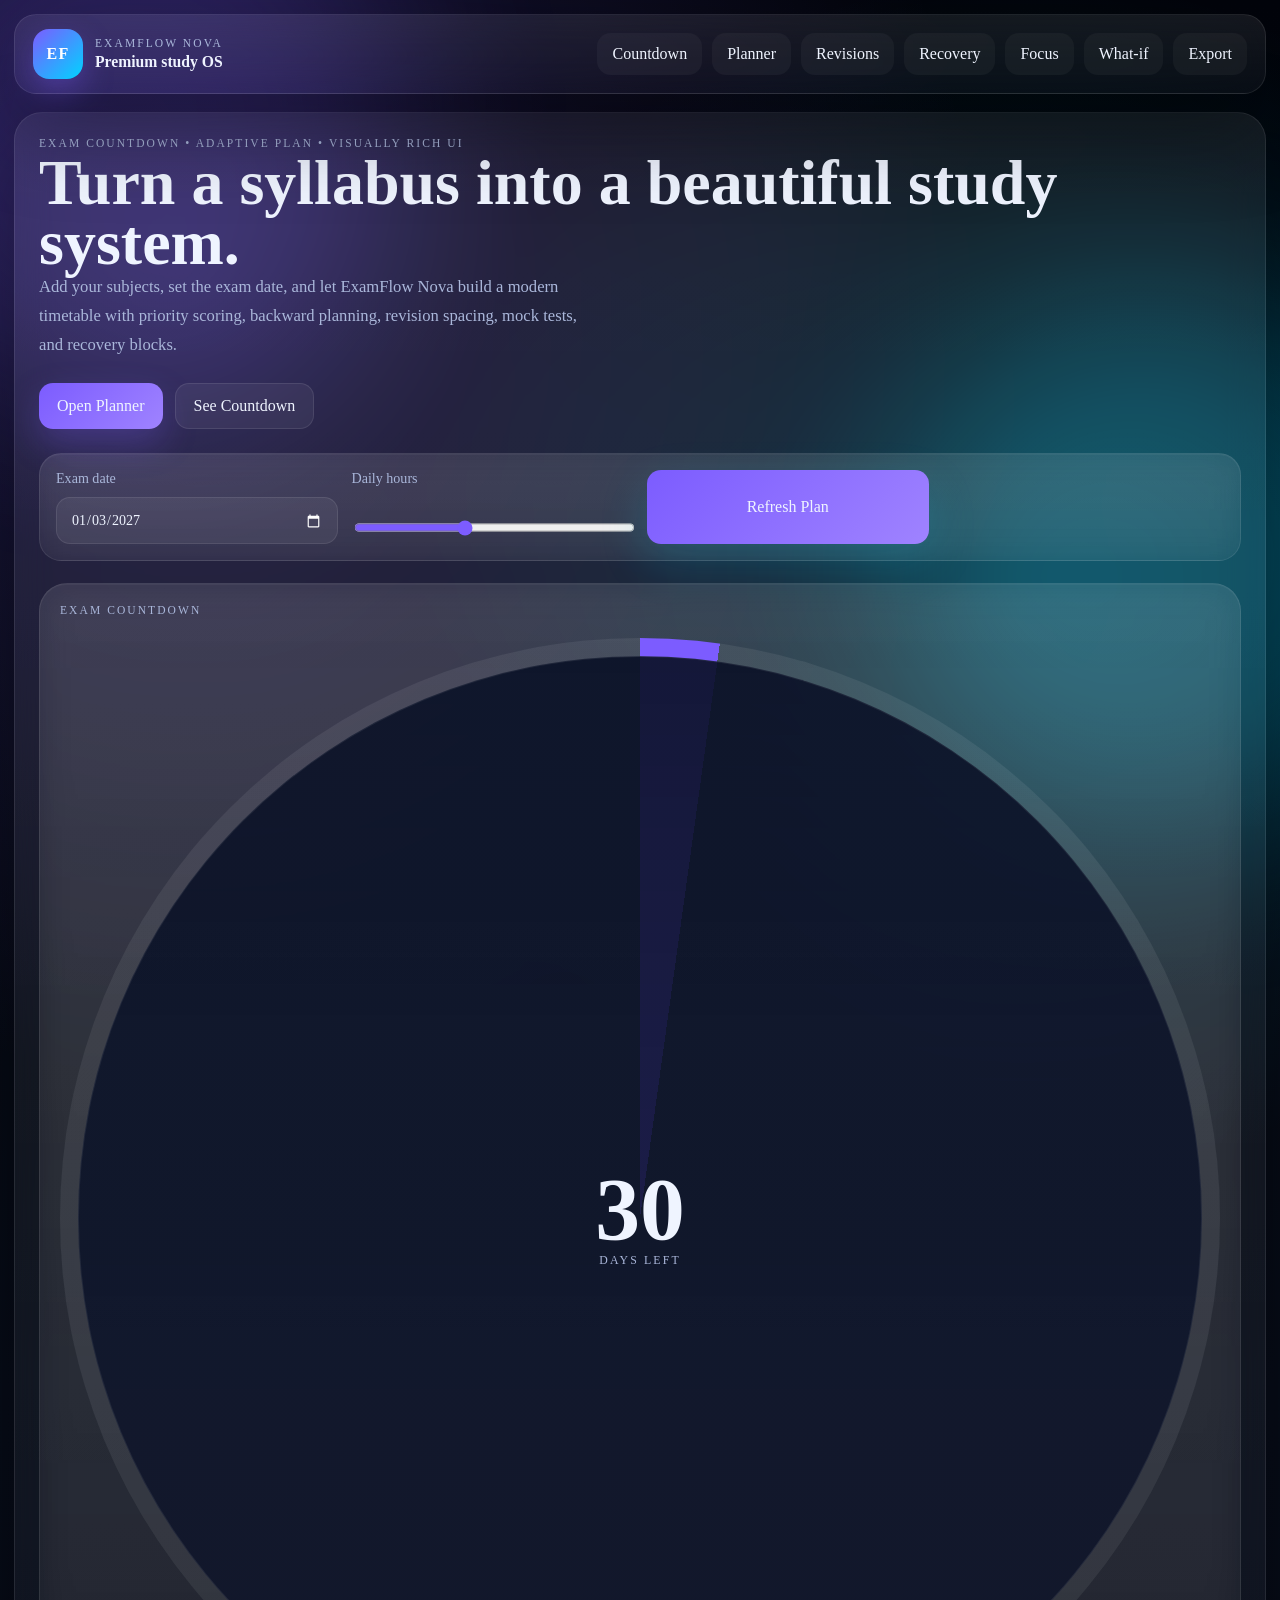
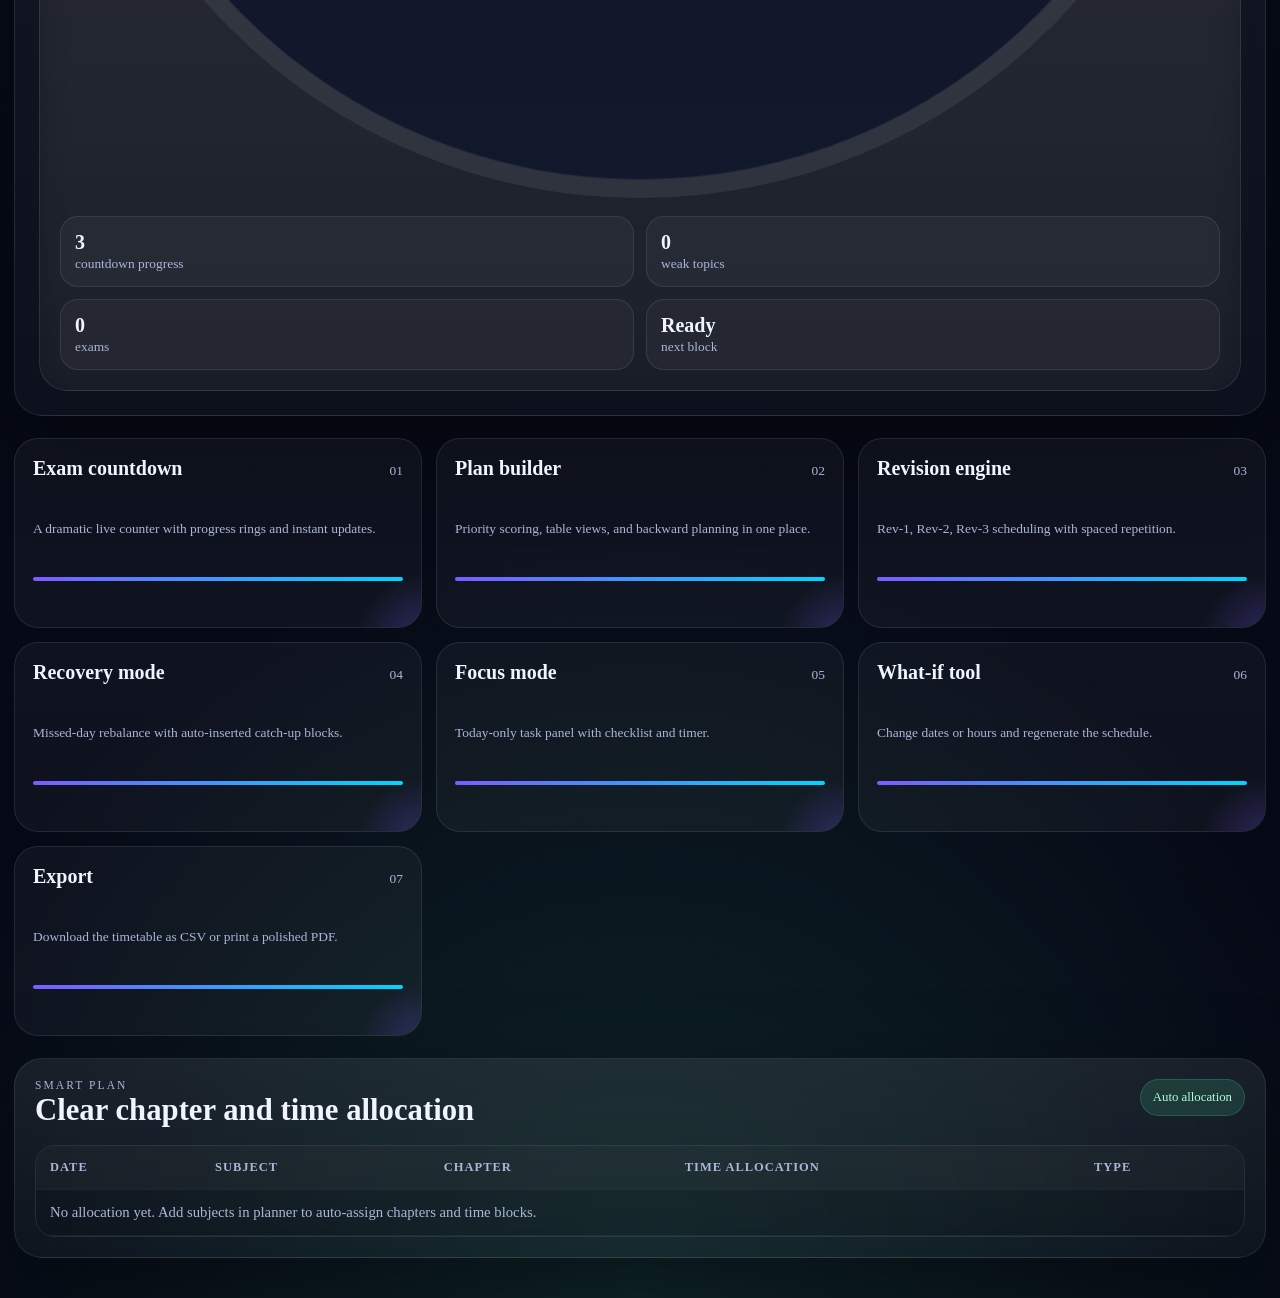
<file: index.html>
<!doctype html>
<html lang="en">
  <head>
    <meta charset="UTF-8" />
    <meta name="viewport" content="width=device-width, initial-scale=1.0" />
    <title>ExamFlow Nova</title>
    <meta
      name="description"
      content="ExamFlow Nova creates a premium exam countdown, study planner, spaced revision engine, and recovery-focused timeline."
    />
    <link rel="stylesheet" href="styles.css" />
  </head>
  <body data-page="home">
    <div class="ambient ambient-a"></div>
    <div class="ambient ambient-b"></div>

    <header class="topbar glass">
      <a class="brand brand-inline" href="index.html">
        <div class="brand-mark">EF</div>
        <div>
          <p class="eyebrow">ExamFlow Nova</p>
          <strong>Premium study OS</strong>
        </div>
      </a>
      <nav class="topnav">
        <a href="countdown.html">Countdown</a>
        <a href="planner.html">Planner</a>
        <a href="revisions.html">Revisions</a>
        <a href="recovery.html">Recovery</a>
        <a href="focus.html">Focus</a>
        <a href="rescheduler.html">What-if</a>
        <a href="export.html">Export</a>
      </nav>
    </header>

    <main class="home-layout">
      <section class="hero-home glass reveal">
        <div class="hero-copy-block">
          <p class="eyebrow">Exam countdown • adaptive plan • visually rich UI</p>
          <h1>Turn a syllabus into a beautiful study system.</h1>
          <p class="hero-copy">
            Add your subjects, set the exam date, and let ExamFlow Nova build a
            modern timetable with priority scoring, backward planning, revision
            spacing, mock tests, and recovery blocks.
          </p>

          <div class="hero-actions hero-actions-wrap">
            <a class="button primary" href="planner.html">Open Planner</a>
            <a class="button secondary" href="countdown.html">See Countdown</a>
          </div>

          <div class="quick-form glass-soft">
            <label>
              Exam date
              <input id="homeExamDate" type="date" />
            </label>
            <label>
              Daily hours
              <input id="homeStudyHours" type="range" min="1" max="10" step="0.5" />
            </label>
            <button class="button primary glow" id="homeRefresh">Refresh Plan</button>
          </div>
        </div>

        <aside class="countdown-card glass-soft floating-card">
          <p class="eyebrow">Exam countdown</p>
          <div class="countdown-ring">
            <div>
              <strong id="homeDaysLeft">--</strong>
              <span>days left</span>
            </div>
          </div>
          <div class="mini-grid" id="homeSnapshot"></div>
        </aside>
      </section>

      <section class="feature-strip reveal" id="featureGrid"></section>

      <section class="showcase-panel glass reveal">
        <div class="panel-head">
          <div>
            <p class="eyebrow">Smart plan</p>
            <h2>Clear chapter and time allocation</h2>
          </div>
          <span class="badge">Auto allocation</span>
        </div>
        <div class="table-wrap">
          <table>
            <thead>
              <tr>
                <th>Date</th>
                <th>Subject</th>
                <th>Chapter</th>
                <th>Time allocation</th>
                <th>Type</th>
              </tr>
            </thead>
            <tbody id="homeAllocationBody"></tbody>
          </table>
        </div>
      </section>

    </main>

    <script src="app.js"></script>
  </body>
</html>
</file>
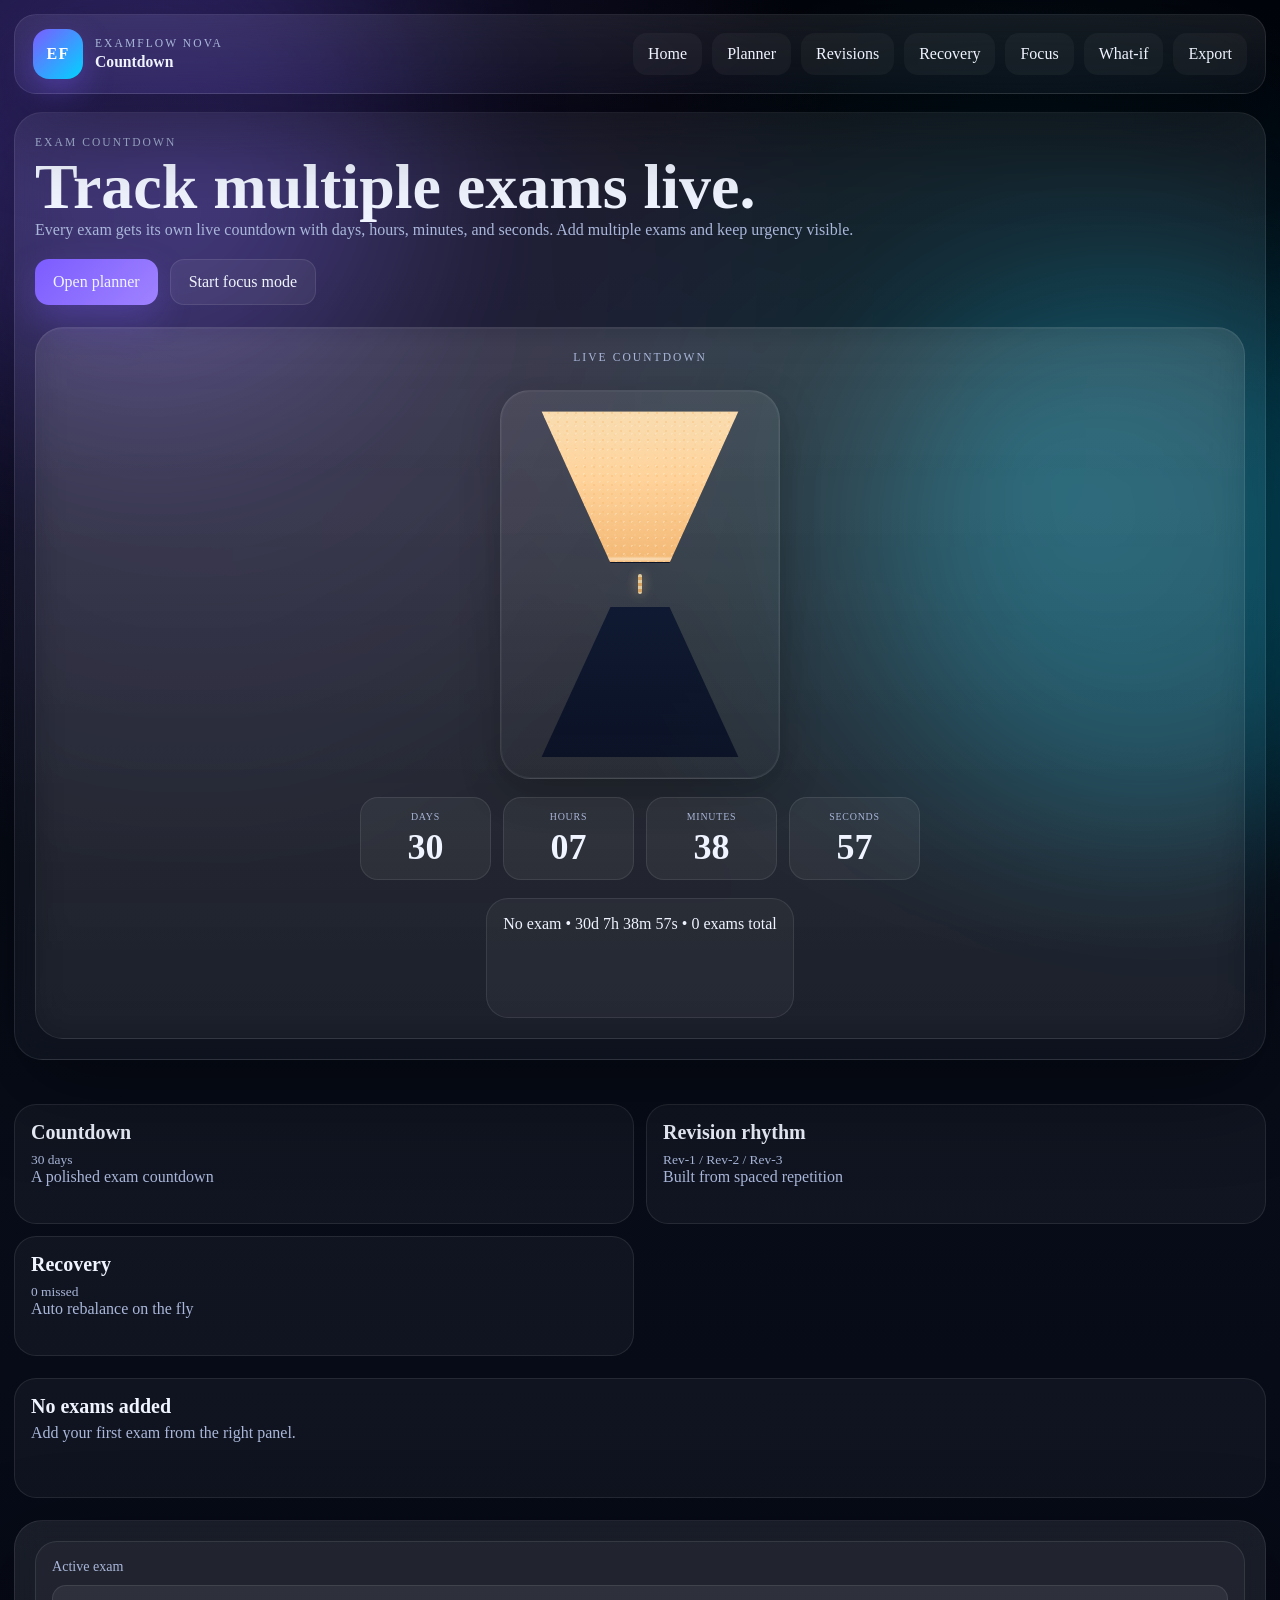
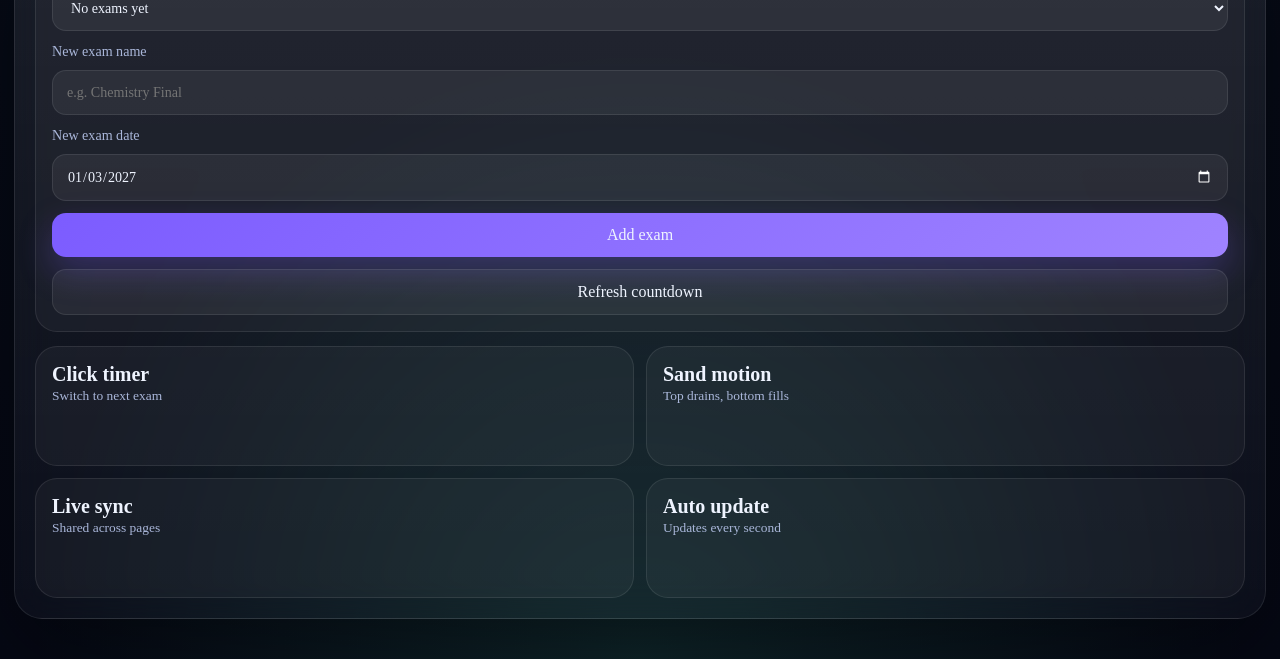
<file: countdown.html>
<!doctype html>
<html lang="en">
  <head>
    <meta charset="UTF-8" />
    <meta name="viewport" content="width=device-width, initial-scale=1.0" />
    <title>ExamFlow Nova • Countdown</title>
    <link rel="stylesheet" href="styles.css" />
  </head>
  <body data-page="countdown">
    <div class="ambient ambient-a"></div>
    <div class="ambient ambient-b"></div>

    <header class="topbar glass">
      <a class="brand brand-inline" href="index.html">
        <div class="brand-mark">EF</div>
        <div>
          <p class="eyebrow">ExamFlow Nova</p>
          <strong>Countdown</strong>
        </div>
      </a>
      <nav class="topnav">
        <a href="index.html">Home</a>
        <a href="planner.html">Planner</a>
        <a href="revisions.html">Revisions</a>
        <a href="recovery.html">Recovery</a>
        <a href="focus.html">Focus</a>
        <a href="rescheduler.html">What-if</a>
        <a href="export.html">Export</a>
      </nav>
    </header>

    <main class="page-layout two-col">
      <section class="page-shell">
        <section class="page-hero glass reveal">
          <div>
            <p class="eyebrow">Exam countdown</p>
            <h1>Track multiple exams live.</h1>
            <p>
              Every exam gets its own live countdown with days, hours, minutes,
              and seconds. Add multiple exams and keep urgency visible.
            </p>
            <div class="hero-actions">
              <a class="button primary" href="planner.html">Open planner</a>
              <a class="button secondary" href="focus.html">Start focus mode</a>
            </div>
          </div>
          <aside class="countdown-card glass-soft floating-card countdown-center">
            <p class="eyebrow">Live countdown</p>
            <button class="sand-timer" id="sandTimer" type="button" title="Click to switch to the next exam">
              <div class="hourglass-frame">
                <div class="hourglass-bulb top">
                  <div class="sand-top"></div>
                </div>
                <div class="hourglass-neck">
                  <div class="sand-stream"></div>
                </div>
                <div class="hourglass-bulb bottom">
                  <div class="sand-bottom"></div>
                </div>
              </div>
            </button>
            <div class="countdown-box-grid" id="countdownBoxes">
              <article class="count-box">
                <small>Days</small>
                <strong id="countBoxDays" class="count-val">00</strong>
              </article>
              <article class="count-box">
                <small>Hours</small>
                <strong id="countBoxHours" class="count-val">00</strong>
              </article>
              <article class="count-box">
                <small>Minutes</small>
                <strong id="countBoxMinutes" class="count-val">00</strong>
              </article>
              <article class="count-box">
                <small>Seconds</small>
                <strong id="countBoxSeconds" class="count-val">00</strong>
              </article>
            </div>
            <div class="summary-card" id="countdownSummary"></div>
          </aside>
        </section>

        <section class="metrics-grid" id="countdownPreview"></section>
        <section class="feature-page-grid" id="countdownList"></section>
      </section>

      <aside class="side-rail glass reveal">
        <div class="form-card">
          <label>
            Active exam
            <select id="countdownExamSelect"></select>
          </label>
          <label>
            New exam name
            <input id="countdownExamName" type="text" placeholder="e.g. Chemistry Final" />
          </label>
          <label>
            New exam date
            <input id="countdownExamDateNew" type="date" />
          </label>
          <button class="button primary" id="countdownAddExam">Add exam</button>
          <button class="button secondary" id="countdownRefresh">Refresh countdown</button>
        </div>

        <div class="summary-grid">
          <div class="metric-card"><strong>Click timer</strong><span>Switch to next exam</span></div>
          <div class="metric-card"><strong>Sand motion</strong><span>Top drains, bottom fills</span></div>
          <div class="metric-card"><strong>Live sync</strong><span>Shared across pages</span></div>
          <div class="metric-card"><strong>Auto update</strong><span>Updates every second</span></div>
        </div>
      </aside>
    </main>

    <script src="app.js"></script>
  </body>
</html>
</file>
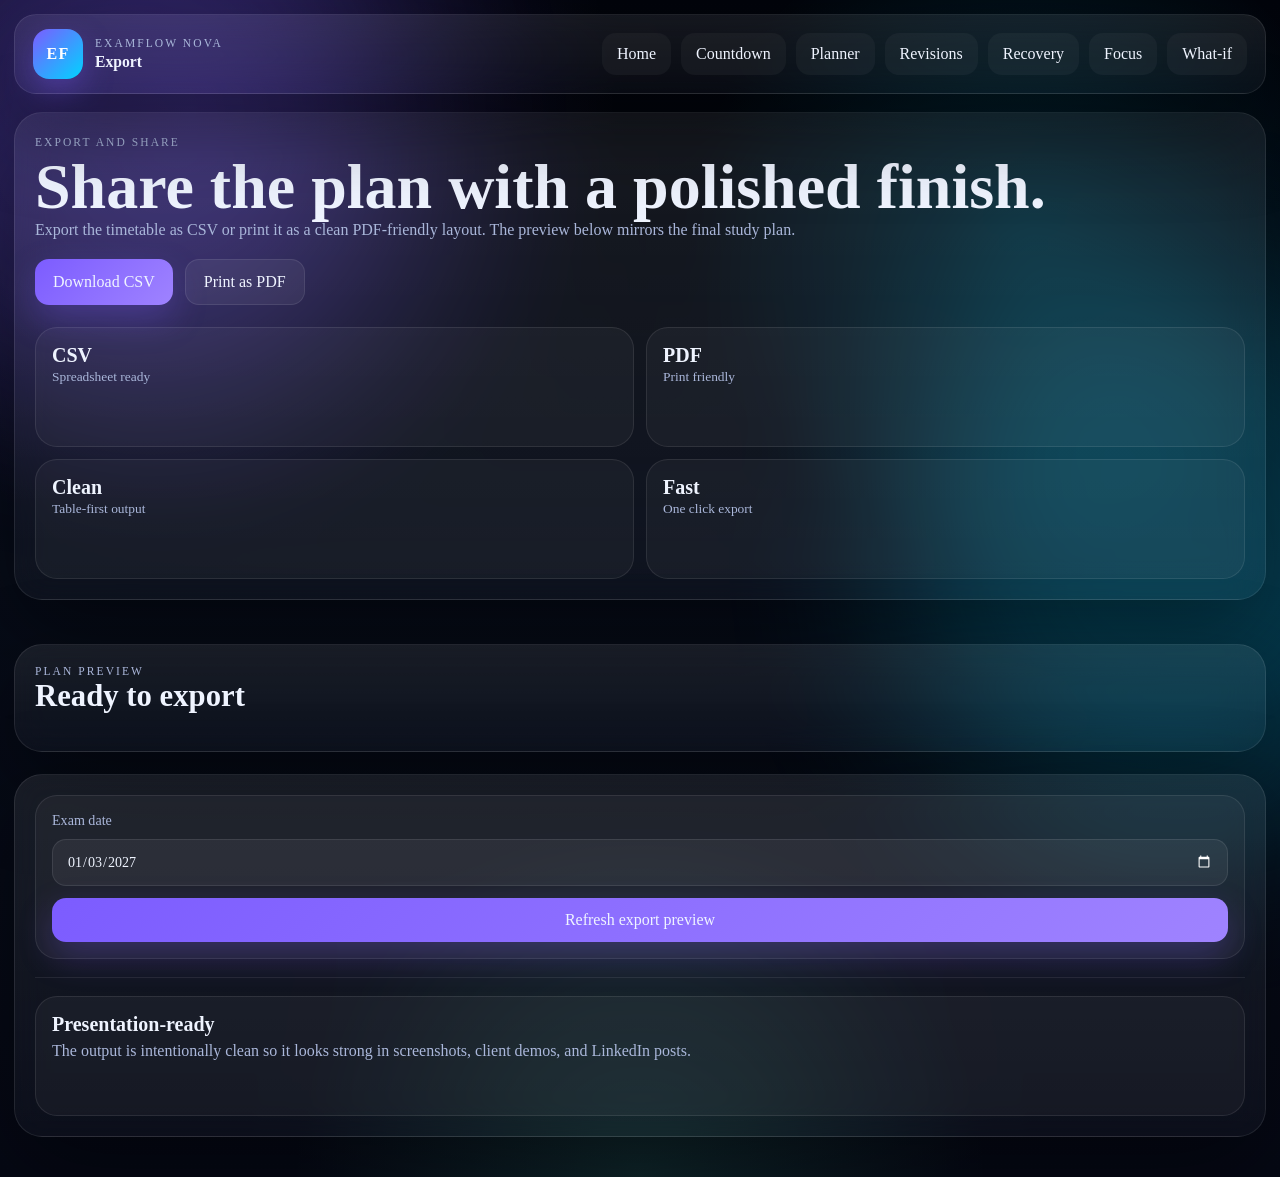
<file: export.html>
<!doctype html>
<html lang="en">
  <head>
    <meta charset="UTF-8" />
    <meta name="viewport" content="width=device-width, initial-scale=1.0" />
    <title>ExamFlow Nova • Export</title>
    <link rel="stylesheet" href="styles.css" />
  </head>
  <body data-page="export">
    <div class="ambient ambient-a"></div>
    <div class="ambient ambient-b"></div>

    <header class="topbar glass">
      <a class="brand brand-inline" href="index.html">
        <div class="brand-mark">EF</div>
        <div>
          <p class="eyebrow">ExamFlow Nova</p>
          <strong>Export</strong>
        </div>
      </a>
      <nav class="topnav">
        <a href="index.html">Home</a>
        <a href="countdown.html">Countdown</a>
        <a href="planner.html">Planner</a>
        <a href="revisions.html">Revisions</a>
        <a href="recovery.html">Recovery</a>
        <a href="focus.html">Focus</a>
        <a href="rescheduler.html">What-if</a>
      </nav>
    </header>

    <main class="page-layout two-col">
      <section class="page-shell">
        <section class="page-hero glass reveal">
          <div>
            <p class="eyebrow">Export and share</p>
            <h1>Share the plan with a polished finish.</h1>
            <p>
              Export the timetable as CSV or print it as a clean PDF-friendly
              layout. The preview below mirrors the final study plan.
            </p>
            <div class="hero-actions">
              <button class="button primary" id="exportCsv">Download CSV</button>
              <button class="button secondary" id="exportPdf">Print as PDF</button>
            </div>
          </div>
          <div class="summary-grid">
            <div class="metric-card"><strong>CSV</strong><span>Spreadsheet ready</span></div>
            <div class="metric-card"><strong>PDF</strong><span>Print friendly</span></div>
            <div class="metric-card"><strong>Clean</strong><span>Table-first output</span></div>
            <div class="metric-card"><strong>Fast</strong><span>One click export</span></div>
          </div>
        </section>

        <section class="panel glass reveal">
          <div class="panel-head">
            <div>
              <p class="eyebrow">Plan preview</p>
              <h2>Ready to export</h2>
            </div>
          </div>
          <div class="timeline" id="exportPreview"></div>
        </section>
      </section>

      <aside class="side-rail glass reveal">
        <div class="form-card">
          <label>
            Exam date
            <input id="exportExamDate" type="date" />
          </label>
          <button class="button primary" id="exportRefresh">Refresh export preview</button>
        </div>
        <div class="divider"></div>
        <div class="summary-card">
          <strong>Presentation-ready</strong>
          <p>
            The output is intentionally clean so it looks strong in screenshots,
            client demos, and LinkedIn posts.
          </p>
        </div>
      </aside>
    </main>

    <script src="app.js"></script>
  </body>
</html>
</file>
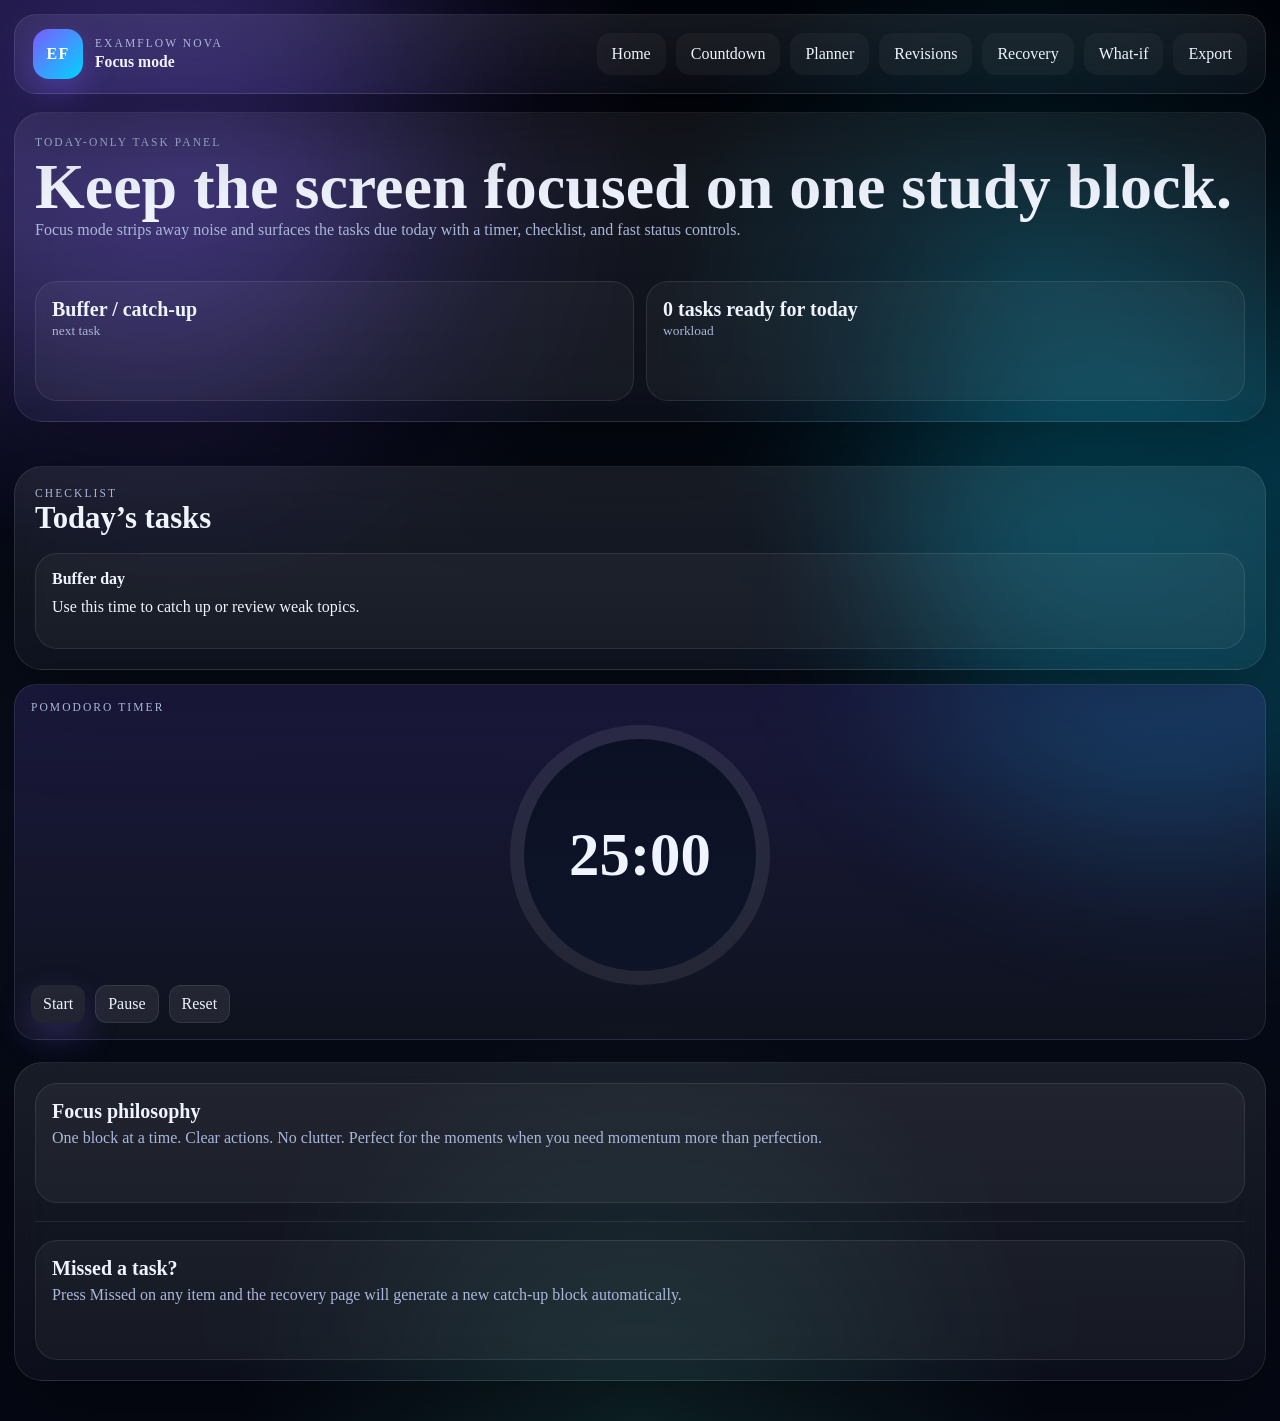
<file: focus.html>
<!doctype html>
<html lang="en">
  <head>
    <meta charset="UTF-8" />
    <meta name="viewport" content="width=device-width, initial-scale=1.0" />
    <title>ExamFlow Nova • Focus</title>
    <link rel="stylesheet" href="styles.css" />
  </head>
  <body data-page="focus">
    <div class="ambient ambient-a"></div>
    <div class="ambient ambient-b"></div>

    <header class="topbar glass">
      <a class="brand brand-inline" href="index.html">
        <div class="brand-mark">EF</div>
        <div>
          <p class="eyebrow">ExamFlow Nova</p>
          <strong>Focus mode</strong>
        </div>
      </a>
      <nav class="topnav">
        <a href="index.html">Home</a>
        <a href="countdown.html">Countdown</a>
        <a href="planner.html">Planner</a>
        <a href="revisions.html">Revisions</a>
        <a href="recovery.html">Recovery</a>
        <a href="rescheduler.html">What-if</a>
        <a href="export.html">Export</a>
      </nav>
    </header>

    <main class="page-layout two-col">
      <section class="page-shell">
        <section class="page-hero glass reveal">
          <div>
            <p class="eyebrow">Today-only task panel</p>
            <h1>Keep the screen focused on one study block.</h1>
            <p>
              Focus mode strips away noise and surfaces the tasks due today with
              a timer, checklist, and fast status controls.
            </p>
          </div>
          <div class="metrics-grid">
            <div class="metric-card"><strong id="focusNext">--</strong><span>next task</span></div>
            <div class="metric-card"><strong id="focusMood">--</strong><span>workload</span></div>
          </div>
        </section>

        <section class="focus-grid">
          <article class="panel glass reveal">
            <div class="panel-head">
              <div>
                <p class="eyebrow">Checklist</p>
                <h2>Today’s tasks</h2>
              </div>
            </div>
            <ul class="task-list" id="focusTasks"></ul>
          </article>

          <article class="timer-panel reveal">
            <p class="eyebrow">Pomodoro timer</p>
            <div class="timer-ring">
              <div>
                <strong id="focusTimer">25:00</strong>
              </div>
            </div>
            <div class="timer-controls">
              <button class="button primary" id="focusStart">Start</button>
              <button class="button secondary" id="focusPause">Pause</button>
              <button class="button secondary" id="focusReset">Reset</button>
            </div>
          </article>
        </section>
      </section>

      <aside class="side-rail glass reveal">
        <div class="summary-card">
          <strong>Focus philosophy</strong>
          <p>
            One block at a time. Clear actions. No clutter. Perfect for the
            moments when you need momentum more than perfection.
          </p>
        </div>
        <div class="divider"></div>
        <div class="summary-card">
          <strong>Missed a task?</strong>
          <p>
            Press Missed on any item and the recovery page will generate a new
            catch-up block automatically.
          </p>
        </div>
      </aside>
    </main>

    <script src="app.js"></script>
  </body>
</html>
</file>
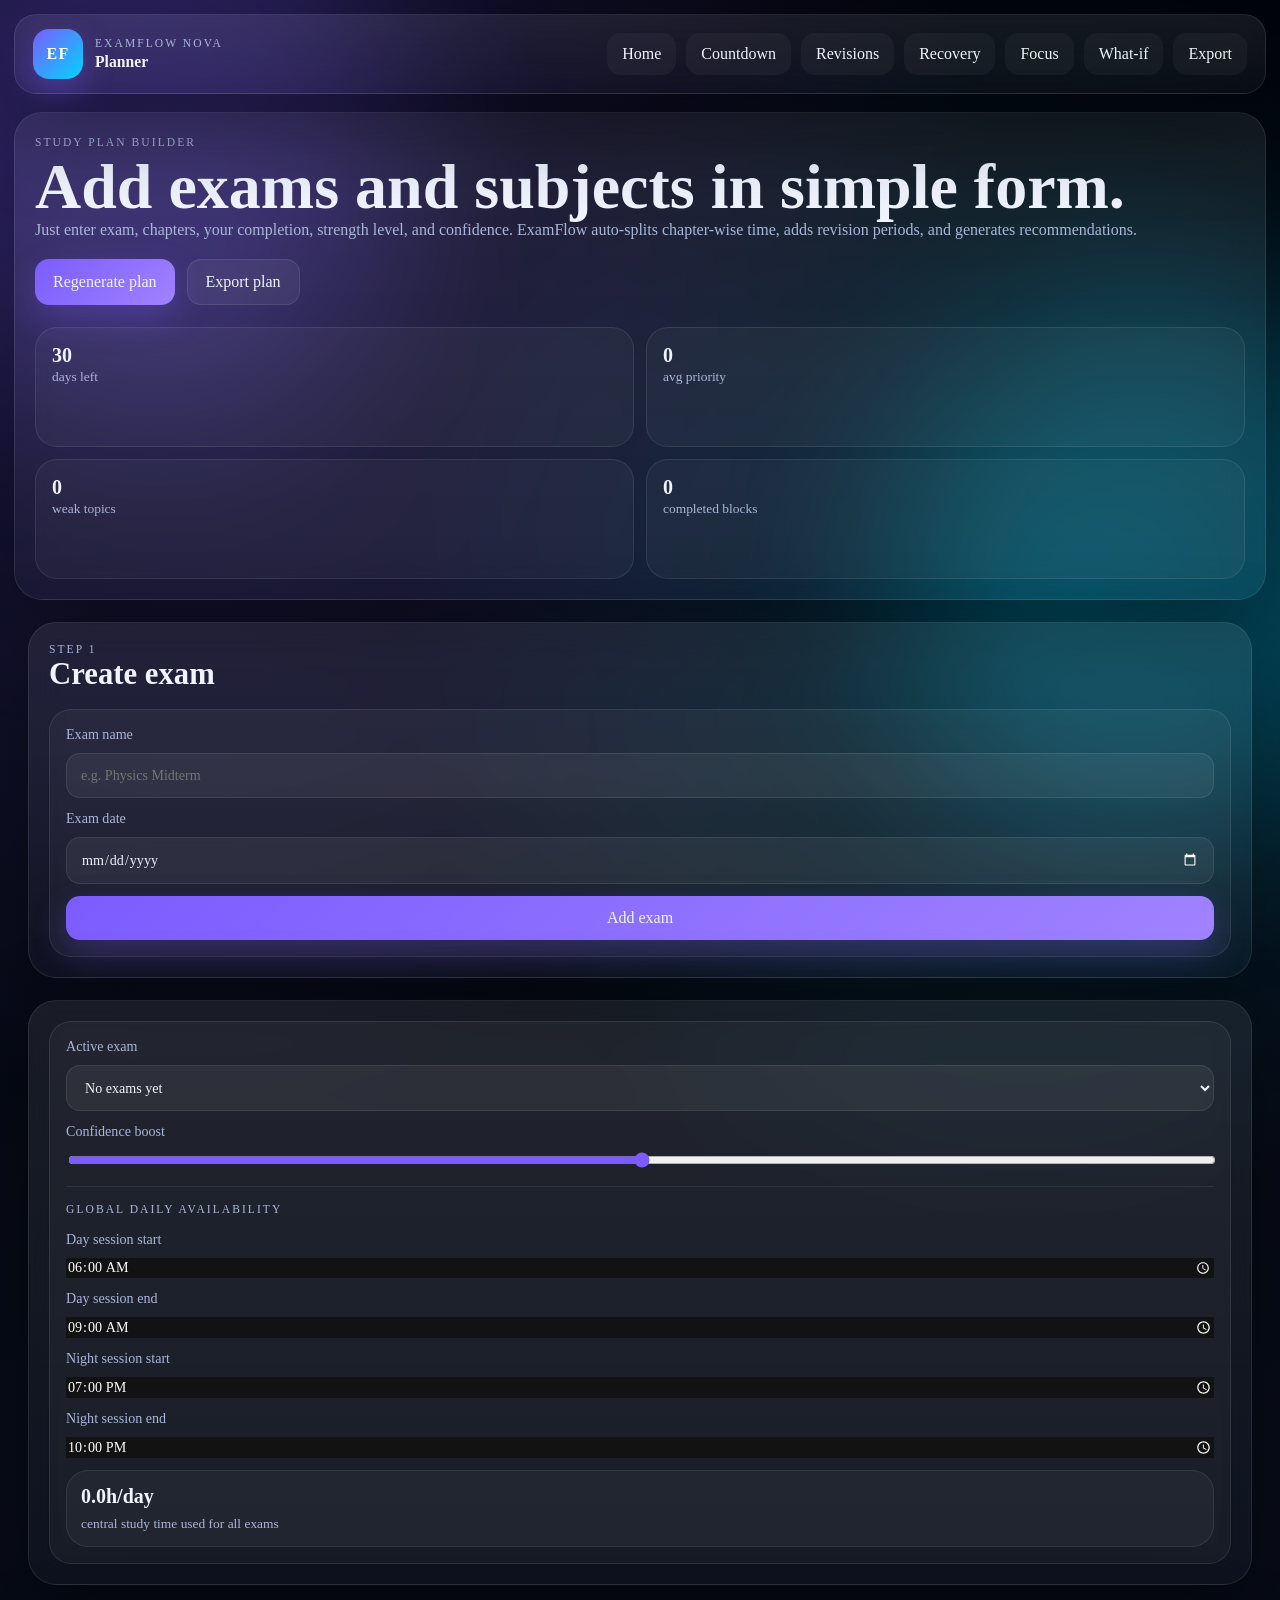
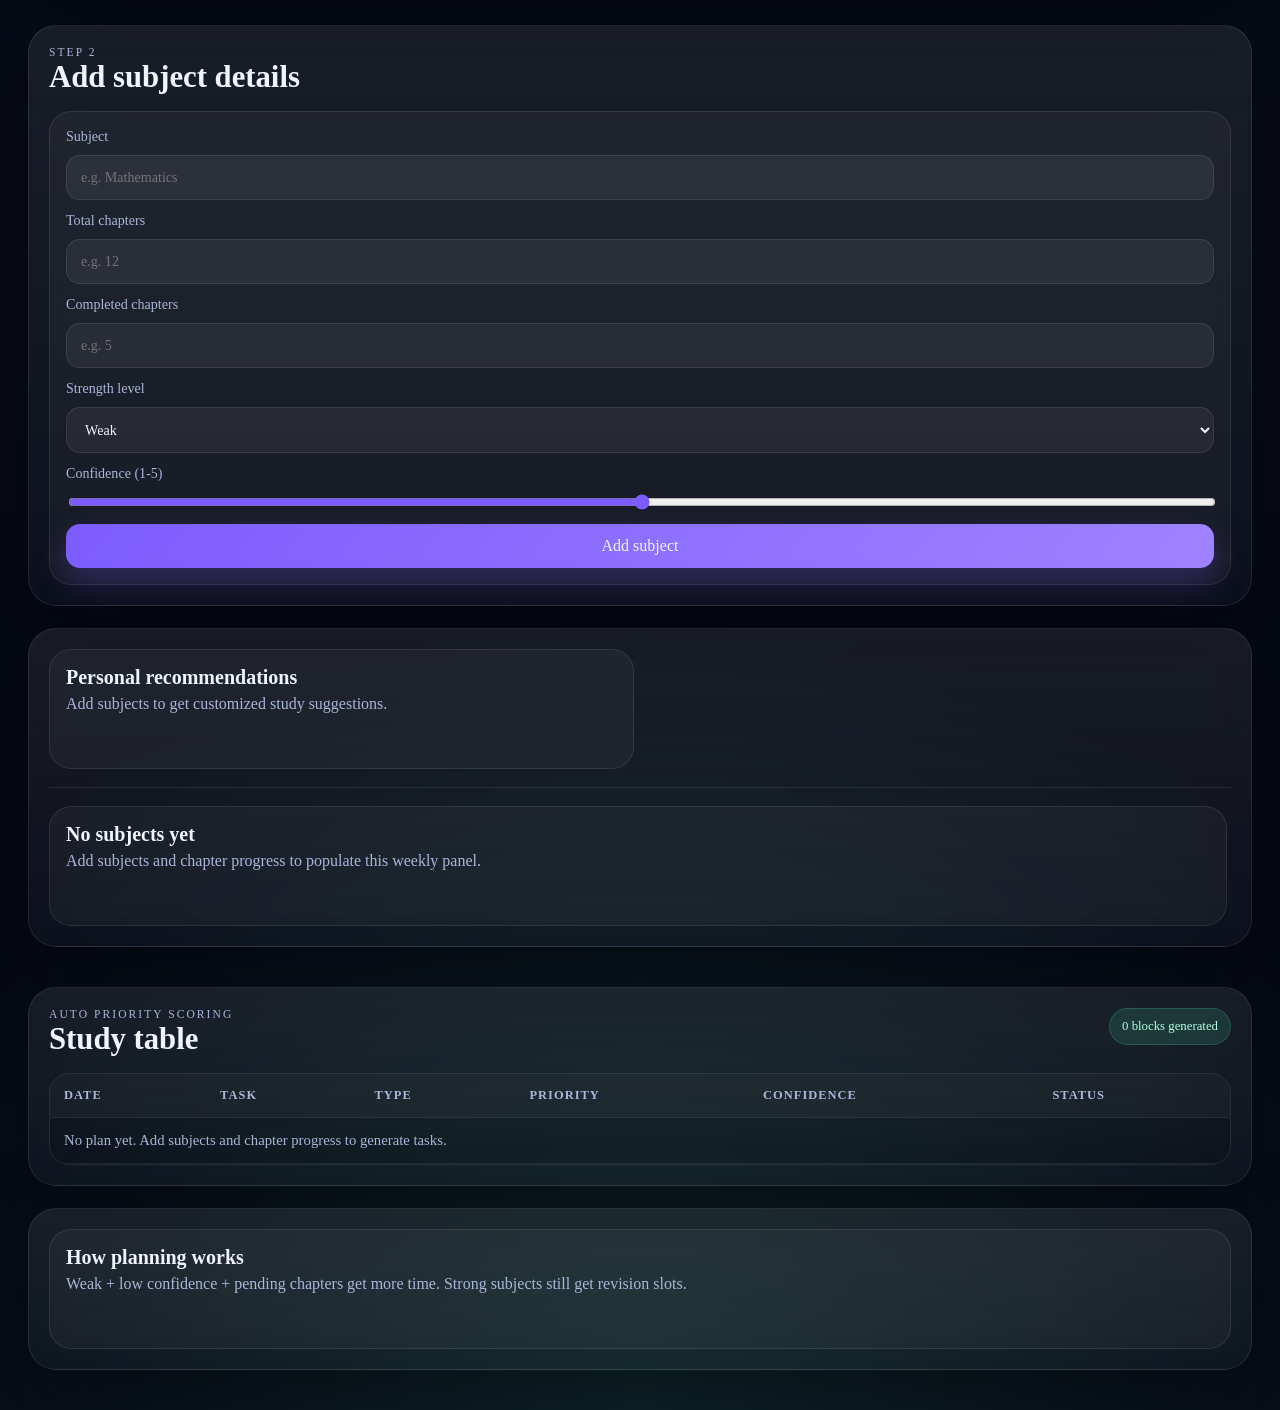
<file: planner.html>
<!doctype html>
<html lang="en">
  <head>
    <meta charset="UTF-8" />
    <meta name="viewport" content="width=device-width, initial-scale=1.0" />
    <title>ExamFlow Nova • Planner</title>
    <link rel="stylesheet" href="styles.css" />
  </head>
  <body data-page="planner">
    <div class="ambient ambient-a"></div>
    <div class="ambient ambient-b"></div>

    <header class="topbar glass">
      <a class="brand brand-inline" href="index.html">
        <div class="brand-mark">EF</div>
        <div>
          <p class="eyebrow">ExamFlow Nova</p>
          <strong>Planner</strong>
        </div>
      </a>
      <nav class="topnav">
        <a href="index.html">Home</a>
        <a href="countdown.html">Countdown</a>
        <a href="revisions.html">Revisions</a>
        <a href="recovery.html">Recovery</a>
        <a href="focus.html">Focus</a>
        <a href="rescheduler.html">What-if</a>
        <a href="export.html">Export</a>
      </nav>
    </header>

    <main class="page-layout">
      <section class="page-hero glass reveal">
        <div>
          <p class="eyebrow">Study plan builder</p>
          <h1>Add exams and subjects in simple form.</h1>
          <p>
            Just enter exam, chapters, your completion,
            strength level, and confidence. ExamFlow auto-splits chapter-wise
            time, adds revision periods, and generates recommendations.
          </p>
          <div class="hero-actions">
            <button class="button primary" id="plannerRefresh">Regenerate plan</button>
            <a class="button secondary" href="export.html">Export plan</a>
          </div>
        </div>
        <div class="metrics-grid" id="plannerStats"></div>
      </section>

      <section class="page-layout two-col">
        <article class="panel glass reveal">
          <div class="panel-head">
            <div>
              <p class="eyebrow">Step 1</p>
              <h2>Create exam</h2>
            </div>
          </div>
          <div class="form-card">
            <label>
              Exam name
              <input id="plannerExamName" type="text" placeholder="e.g. Physics Midterm" />
            </label>
            <label>
              Exam date
              <input id="plannerExamDateNew" type="date" />
            </label>
            <button class="button primary" id="plannerAddExam">Add exam</button>
          </div>
        </article>

        <aside class="side-rail glass reveal">
          <div class="form-card">
            <label>
              Active exam
              <select id="plannerExamSelect"></select>
            </label>
            <label>
              Confidence boost
              <input id="plannerConfidence" type="range" min="0" max="4" step="0.5" />
            </label>
            <div class="divider"></div>
            <p class="eyebrow">Global daily availability</p>
            <label>
              Day session start
              <input id="plannerDayStart" type="time" />
            </label>
            <label>
              Day session end
              <input id="plannerDayEnd" type="time" />
            </label>
            <label>
              Night session start
              <input id="plannerNightStart" type="time" />
            </label>
            <label>
              Night session end
              <input id="plannerNightEnd" type="time" />
            </label>
            <div class="summary-card compact">
              <strong id="plannerWindowHours">0.0h/day</strong>
              <span>central study time used for all exams</span>
            </div>
          </div>
        </aside>
      </section>

      <section class="page-layout two-col">
        <article class="panel glass reveal">
          <div class="panel-head">
            <div>
              <p class="eyebrow">Step 2</p>
              <h2>Add subject details</h2>
            </div>
          </div>
          <div class="form-card">
            <label>
              Subject
              <input id="plannerSubjectName" type="text" placeholder="e.g. Mathematics" />
            </label>
            <label>
              Total chapters
              <input id="plannerTotalChapters" type="number" min="1" step="1" placeholder="e.g. 12" />
            </label>
            <label>
              Completed chapters
              <input id="plannerCompletedChapters" type="number" min="0" step="1" placeholder="e.g. 5" />
            </label>
            <label>
              Strength level
              <select id="plannerStrength">
                <option value="weak">Weak</option>
                <option value="neutral">Neutral</option>
                <option value="strong">Strong</option>
              </select>
            </label>
            <label>
              Confidence (1-5)
              <input id="plannerSubjectConfidence" type="range" min="1" max="5" step="1" />
            </label>
            <button class="button primary" id="plannerAddSubject">Add subject</button>
          </div>
        </article>

        <aside class="side-rail glass reveal">
          <div class="summary-grid" id="plannerRecommendations"></div>
          <div class="divider"></div>
          <div class="calendar-heatmap" id="plannerCalendar"></div>
        </aside>
      </section>

      <section class="page-layout two-col">
        <article class="panel glass reveal">
          <div class="panel-head">
            <div>
              <p class="eyebrow">Auto priority scoring</p>
              <h2>Study table</h2>
            </div>
            <span class="badge" id="plannerSummary">Ready</span>
          </div>
          <div class="table-wrap">
            <table>
              <thead>
                <tr>
                  <th>Date</th>
                  <th>Task</th>
                  <th>Type</th>
                  <th>Priority</th>
                  <th>Confidence</th>
                  <th>Status</th>
                </tr>
              </thead>
              <tbody id="plannerTable"></tbody>
            </table>
          </div>
        </article>

        <aside class="side-rail glass reveal">
          <div class="summary-card">
            <strong>How planning works</strong>
            <p>
              Weak + low confidence + pending chapters get more time. Strong
              subjects still get revision slots.
            </p>
          </div>
        </aside>
      </section>
    </main>

    <script src="app.js"></script>
  </body>
</html>
</file>
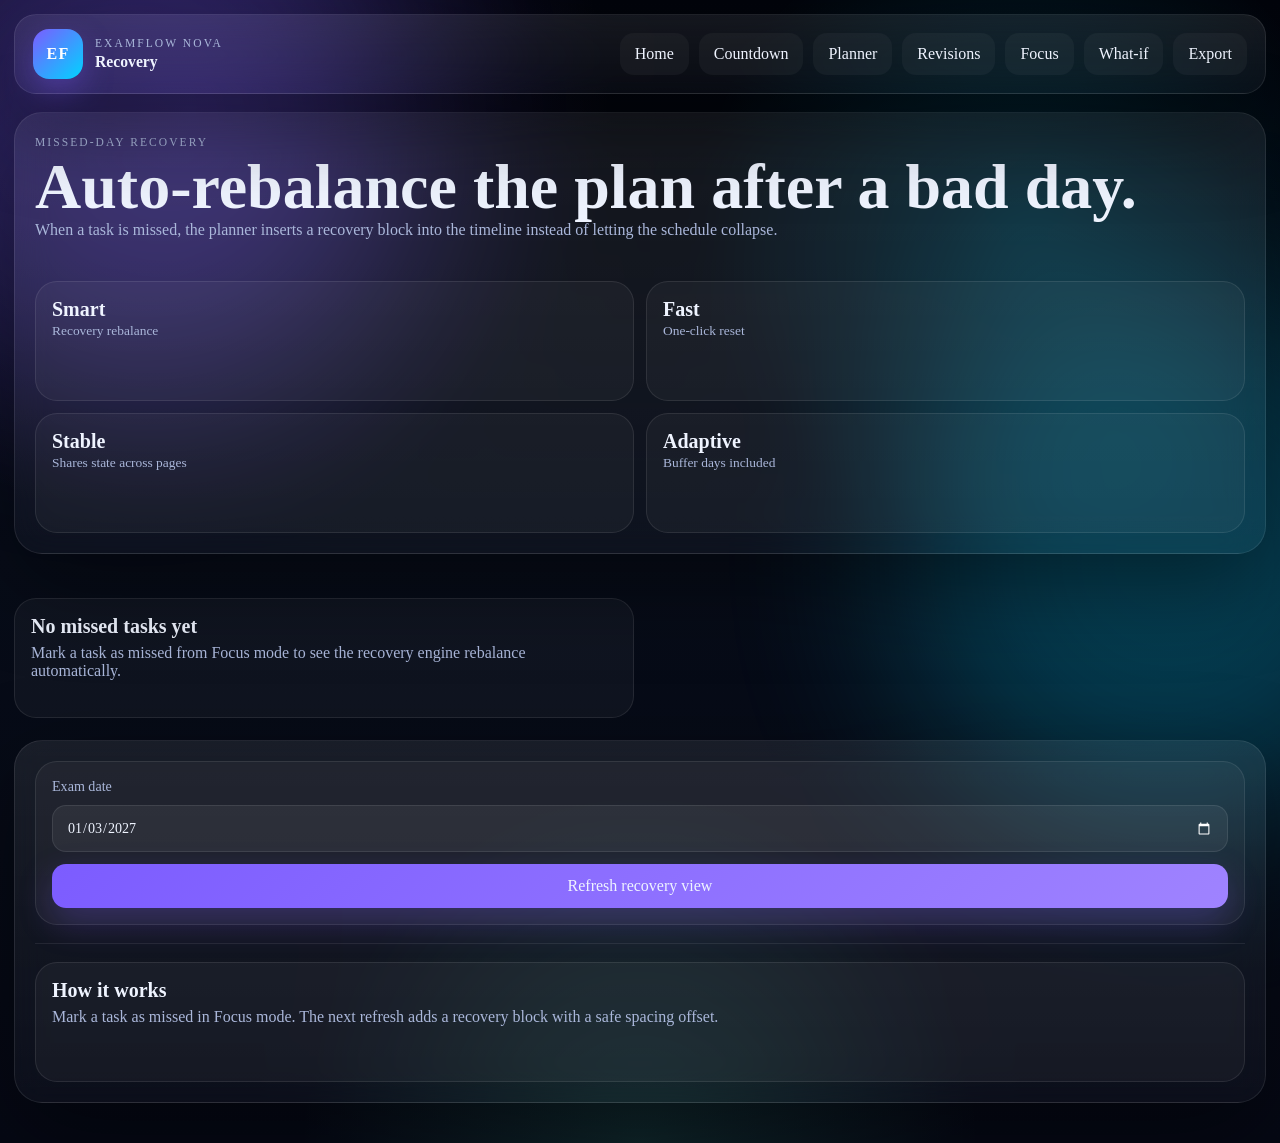
<file: recovery.html>
<!doctype html>
<html lang="en">
  <head>
    <meta charset="UTF-8" />
    <meta name="viewport" content="width=device-width, initial-scale=1.0" />
    <title>ExamFlow Nova • Recovery</title>
    <link rel="stylesheet" href="styles.css" />
  </head>
  <body data-page="recovery">
    <div class="ambient ambient-a"></div>
    <div class="ambient ambient-b"></div>

    <header class="topbar glass">
      <a class="brand brand-inline" href="index.html">
        <div class="brand-mark">EF</div>
        <div>
          <p class="eyebrow">ExamFlow Nova</p>
          <strong>Recovery</strong>
        </div>
      </a>
      <nav class="topnav">
        <a href="index.html">Home</a>
        <a href="countdown.html">Countdown</a>
        <a href="planner.html">Planner</a>
        <a href="revisions.html">Revisions</a>
        <a href="focus.html">Focus</a>
        <a href="rescheduler.html">What-if</a>
        <a href="export.html">Export</a>
      </nav>
    </header>

    <main class="page-layout two-col">
      <section class="page-shell">
        <section class="page-hero glass reveal">
          <div>
            <p class="eyebrow">Missed-day recovery</p>
            <h1>Auto-rebalance the plan after a bad day.</h1>
            <p>
              When a task is missed, the planner inserts a recovery block into
              the timeline instead of letting the schedule collapse.
            </p>
          </div>
          <div class="metrics-grid">
            <div class="metric-card"><strong>Smart</strong><span>Recovery rebalance</span></div>
            <div class="metric-card"><strong>Fast</strong><span>One-click reset</span></div>
            <div class="metric-card"><strong>Stable</strong><span>Shares state across pages</span></div>
            <div class="metric-card"><strong>Adaptive</strong><span>Buffer days included</span></div>
          </div>
        </section>

        <section class="summary-grid" id="recoveryList"></section>
      </section>

      <aside class="side-rail glass reveal">
        <div class="form-card">
          <label>
            Exam date
            <input id="recoveryExamDate" type="date" />
          </label>
          <button class="button primary" id="recoveryRefresh">Refresh recovery view</button>
        </div>
        <div class="divider"></div>
        <div class="summary-card">
          <strong>How it works</strong>
          <p>
            Mark a task as missed in Focus mode. The next refresh adds a
            recovery block with a safe spacing offset.
          </p>
        </div>
      </aside>
    </main>

    <script src="app.js"></script>
  </body>
</html>
</file>
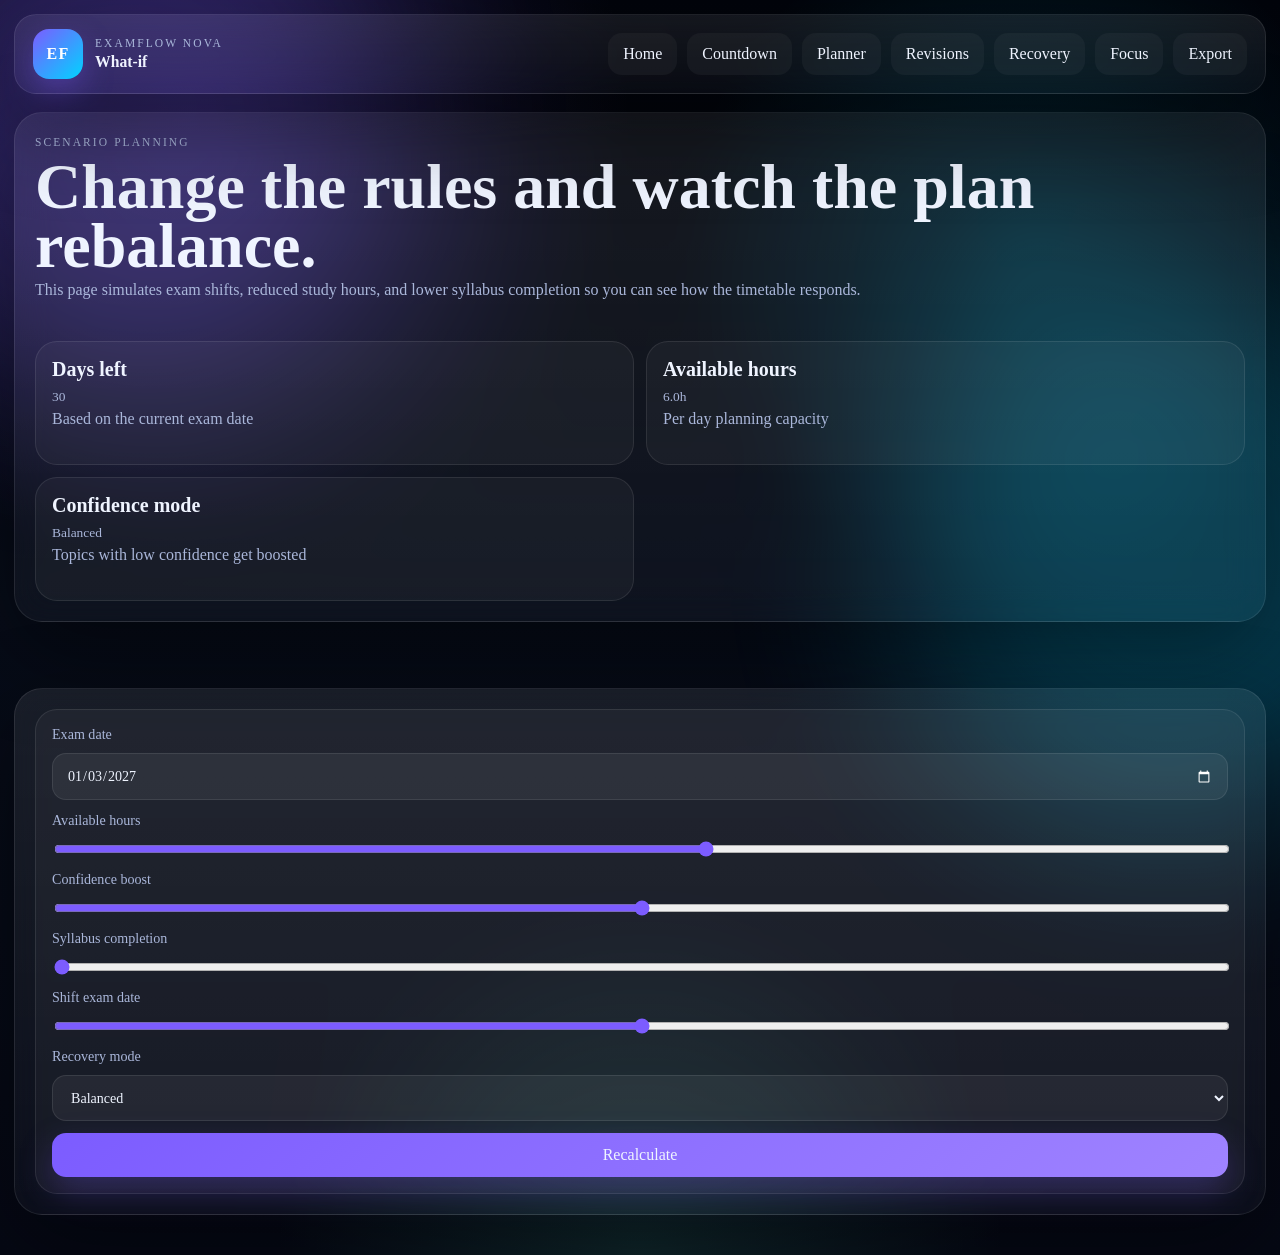
<file: rescheduler.html>
<!doctype html>
<html lang="en">
  <head>
    <meta charset="UTF-8" />
    <meta name="viewport" content="width=device-width, initial-scale=1.0" />
    <title>ExamFlow Nova • What-if Rescheduler</title>
    <link rel="stylesheet" href="styles.css" />
  </head>
  <body data-page="rescheduler">
    <div class="ambient ambient-a"></div>
    <div class="ambient ambient-b"></div>

    <header class="topbar glass">
      <a class="brand brand-inline" href="index.html">
        <div class="brand-mark">EF</div>
        <div>
          <p class="eyebrow">ExamFlow Nova</p>
          <strong>What-if</strong>
        </div>
      </a>
      <nav class="topnav">
        <a href="index.html">Home</a>
        <a href="countdown.html">Countdown</a>
        <a href="planner.html">Planner</a>
        <a href="revisions.html">Revisions</a>
        <a href="recovery.html">Recovery</a>
        <a href="focus.html">Focus</a>
        <a href="export.html">Export</a>
      </nav>
    </header>

    <main class="page-layout two-col">
      <section class="page-shell">
        <section class="page-hero glass reveal">
          <div>
            <p class="eyebrow">Scenario planning</p>
            <h1>Change the rules and watch the plan rebalance.</h1>
            <p>
              This page simulates exam shifts, reduced study hours, and lower
              syllabus completion so you can see how the timetable responds.
            </p>
          </div>
          <div class="summary-grid" id="whatIfResult"></div>
        </section>

        <section class="summary-grid" id="whatIfTable"></section>
      </section>

      <aside class="side-rail glass reveal">
        <div class="form-card">
          <label>
            Exam date
            <input id="reschedulerExamDate" type="date" />
          </label>
          <label>
            Available hours
            <input id="reschedulerStudyHours" type="range" min="1" max="10" step="0.5" />
          </label>
          <label>
            Confidence boost
            <input id="reschedulerConfidence" type="range" min="0" max="4" step="0.5" />
          </label>
          <label>
            Syllabus completion
            <input id="reschedulerSyllabusCompletion" type="range" min="0" max="100" step="5" />
          </label>
          <label>
            Shift exam date
            <input id="reschedulerDateShift" type="range" min="-14" max="14" step="1" />
          </label>
          <label>
            Recovery mode
            <select id="reschedulerRecoveryMode">
              <option value="balanced">Balanced</option>
              <option value="aggressive">Aggressive</option>
              <option value="light">Light</option>
            </select>
          </label>
          <button class="button primary" id="reschedulerRefresh">Recalculate</button>
        </div>
      </aside>
    </main>

    <script src="app.js"></script>
  </body>
</html>
</file>
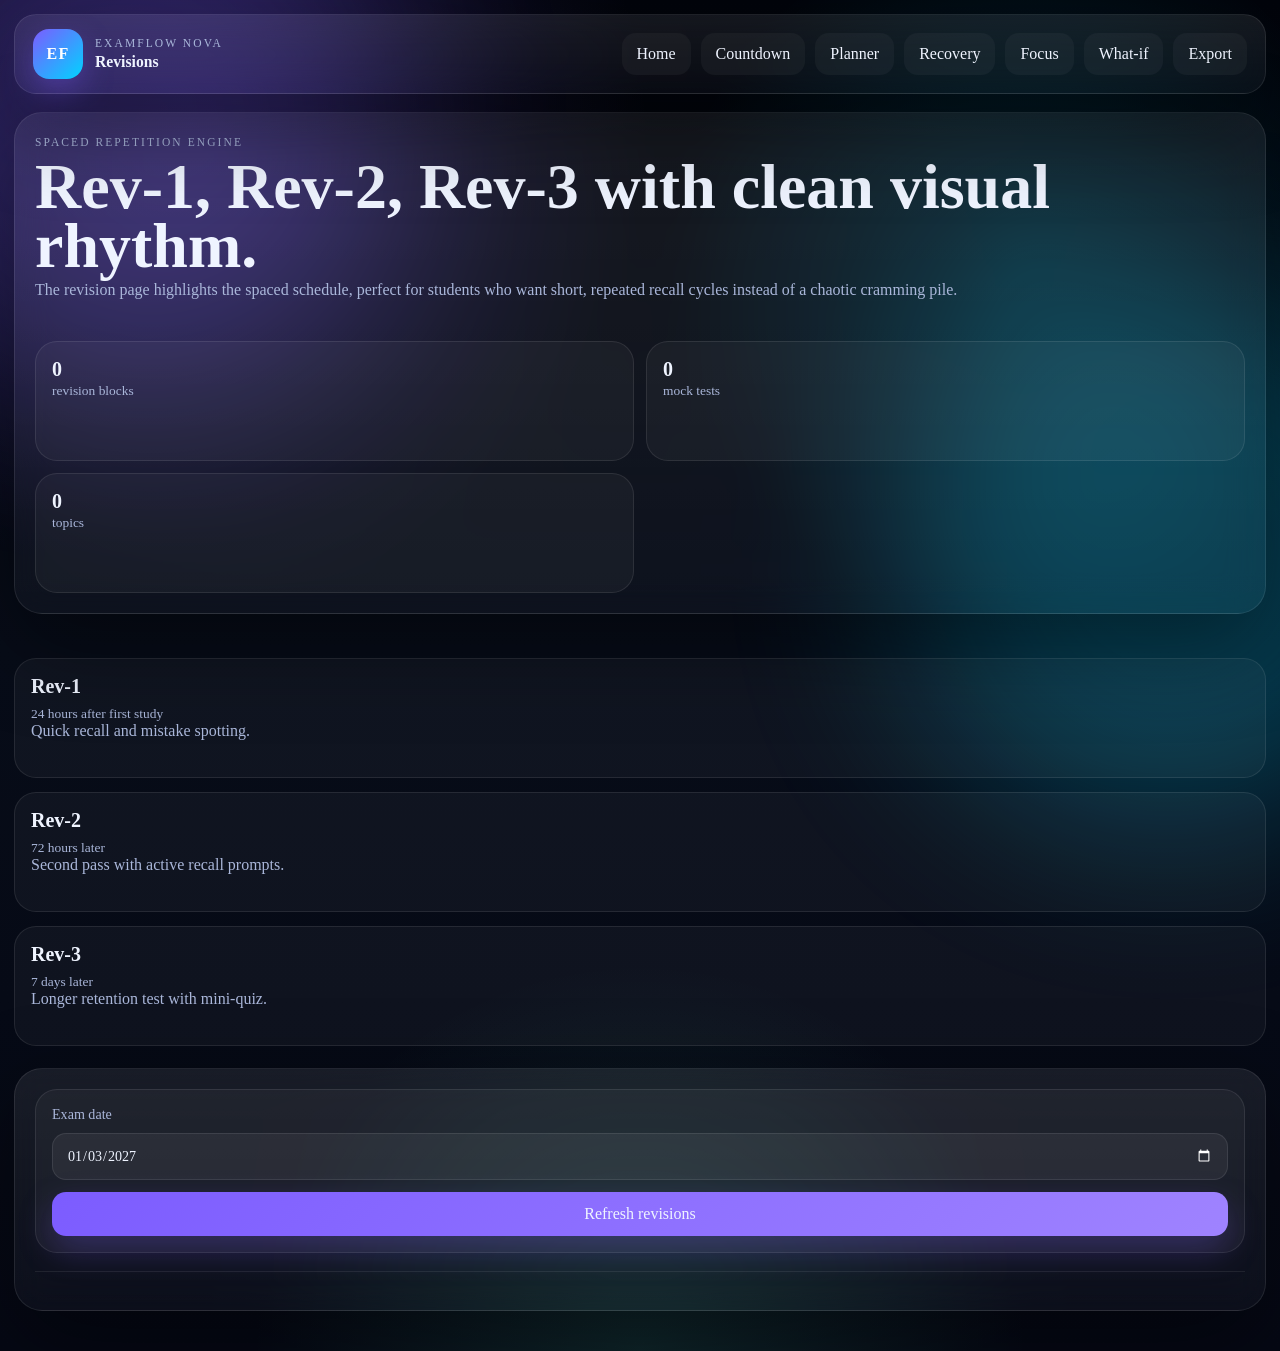
<file: revisions.html>
<!doctype html>
<html lang="en">
  <head>
    <meta charset="UTF-8" />
    <meta name="viewport" content="width=device-width, initial-scale=1.0" />
    <title>ExamFlow Nova • Revisions</title>
    <link rel="stylesheet" href="styles.css" />
  </head>
  <body data-page="revisions">
    <div class="ambient ambient-a"></div>
    <div class="ambient ambient-b"></div>

    <header class="topbar glass">
      <a class="brand brand-inline" href="index.html">
        <div class="brand-mark">EF</div>
        <div>
          <p class="eyebrow">ExamFlow Nova</p>
          <strong>Revisions</strong>
        </div>
      </a>
      <nav class="topnav">
        <a href="index.html">Home</a>
        <a href="countdown.html">Countdown</a>
        <a href="planner.html">Planner</a>
        <a href="recovery.html">Recovery</a>
        <a href="focus.html">Focus</a>
        <a href="rescheduler.html">What-if</a>
        <a href="export.html">Export</a>
      </nav>
    </header>

    <main class="page-layout two-col">
      <section class="page-shell">
        <section class="page-hero glass reveal">
          <div>
            <p class="eyebrow">Spaced repetition engine</p>
            <h1>Rev-1, Rev-2, Rev-3 with clean visual rhythm.</h1>
            <p>
              The revision page highlights the spaced schedule, perfect for
              students who want short, repeated recall cycles instead of a
              chaotic cramming pile.
            </p>
          </div>
          <div class="metrics-grid" id="revisionStats"></div>
        </section>

        <section class="feature-page-grid" id="revisionCards"></section>
      </section>

      <aside class="side-rail glass reveal">
        <div class="form-card">
          <label>
            Exam date
            <input id="revisionsExamDate" type="date" />
          </label>
          <button class="button primary" id="revisionsRefresh">Refresh revisions</button>
        </div>
        <div class="divider"></div>
        <div class="revision-timeline" id="revisionTimeline"></div>
      </aside>
    </main>

    <script src="app.js"></script>
  </body>
</html>
</file>
<file: styles.css>
:root {
  color-scheme: dark;
  --bg: #050816;
  --panel: rgba(10, 16, 34, 0.74);
  --panel-2: rgba(14, 23, 47, 0.84);
  --line: rgba(255, 255, 255, 0.09);
  --text: #eff4ff;
  --muted: #aab7da;
  --accent: #7c5cff;
  --accent-2: #00d4ff;
  --accent-3: #55f8c7;
  --warn: #ffd166;
  --danger: #ff7d9d;
  --shadow: 0 30px 90px rgba(0, 0, 0, 0.42);
}

* { box-sizing: border-box; }

html { scroll-behavior: smooth; }

body {
  margin: 0;
  min-height: 100vh;
  font-family: Inter, "Segoe UI", system-ui, -apple-system, BlinkMacSystemFont, sans-serif;
  background:
    radial-gradient(circle at 15% 10%, rgba(124, 92, 255, 0.22), transparent 28%),
    radial-gradient(circle at 80% 20%, rgba(0, 212, 255, 0.16), transparent 24%),
    radial-gradient(circle at 50% 100%, rgba(85, 248, 199, 0.12), transparent 26%),
    linear-gradient(180deg, #02040b 0%, #070c18 48%, #050814 100%);
  color: var(--text);
  overflow-x: hidden;
}

body, button, input, select, textarea { font: inherit; }
button, input, select { border: 0; outline: 0; }
button { cursor: pointer; }
a { color: inherit; text-decoration: none; }

.ambient {
  position: fixed;
  width: 34rem;
  height: 34rem;
  border-radius: 50%;
  filter: blur(92px);
  opacity: 0.24;
  pointer-events: none;
  z-index: 0;
  animation: drift 18s ease-in-out infinite alternate;
}

.ambient-a { top: -9rem; left: -9rem; background: #7c5cff; }
.ambient-b { top: 18rem; right: -10rem; background: #00d4ff; animation-delay: -9s; }

.glass,
.glass-soft {
  background: linear-gradient(180deg, rgba(255, 255, 255, 0.08), rgba(255, 255, 255, 0.03));
  border: 1px solid var(--line);
  backdrop-filter: blur(18px);
  box-shadow: var(--shadow);
}

.glass-soft { box-shadow: inset 0 1px 0 rgba(255,255,255,.04); }

.topbar {
  position: sticky;
  top: 14px;
  z-index: 20;
  margin: 14px auto 0;
  width: min(1360px, calc(100% - 28px));
  border-radius: 22px;
  padding: 14px 18px;
  display: flex;
  align-items: center;
  justify-content: space-between;
  gap: 16px;
}

.brand {
  display: flex;
  gap: 12px;
  align-items: center;
}

.brand-inline strong { font-size: 0.98rem; }

.brand-mark {
  width: 50px;
  height: 50px;
  border-radius: 16px;
  display: grid;
  place-items: center;
  background: linear-gradient(135deg, var(--accent), var(--accent-2));
  font-weight: 900;
  letter-spacing: .08em;
  color: white;
  box-shadow: 0 12px 30px rgba(124,92,255,.35);
}

.eyebrow {
  margin: 0 0 4px;
  color: var(--muted);
  text-transform: uppercase;
  letter-spacing: .18em;
  font-size: .72rem;
}

h1, h2, h3, h4, p { margin-top: 0; }
h1 { margin-bottom: 0; font-size: clamp(2.6rem, 5vw, 5rem); line-height: .93; }
h2 { font-size: clamp(1.45rem, 2.4vw, 2.3rem); line-height: 1.02; margin-bottom: 0; }
h3 { font-size: 1.35rem; margin-bottom: 0; }
h4 { margin-bottom: 0; }

.topnav {
  display: flex;
  align-items: center;
  flex-wrap: wrap;
  gap: 10px;
  justify-content: flex-end;
}

.topnav a,
.pill {
  padding: 11px 14px;
  border-radius: 14px;
  background: rgba(255,255,255,.04);
  border: 1px solid transparent;
  color: var(--text);
  transition: transform 180ms ease, background 180ms ease, border-color 180ms ease;
}

.topnav a:hover,
.pill:hover,
.pill.active {
  transform: translateY(-1px);
  background: rgba(124,92,255,.15);
  border-color: rgba(124,92,255,.28);
}

.button {
  display: inline-flex;
  align-items: center;
  justify-content: center;
  gap: 10px;
  padding: 13px 18px;
  border-radius: 14px;
  color: var(--text);
  transition: transform 180ms ease, box-shadow 180ms ease, background 180ms ease;
  position: relative;
  overflow: hidden;
}

.button::after {
  content: "";
  position: absolute;
  inset: 0;
  background: linear-gradient(135deg, rgba(255,255,255,.2), transparent 55%);
  opacity: 0;
  transition: opacity 180ms ease;
}

.button:hover { transform: translateY(-1px); }
.button:hover::after { opacity: 1; }

.primary { background: linear-gradient(135deg, var(--accent), #9f83ff); box-shadow: 0 14px 34px rgba(124,92,255,.28); }
.secondary { background: rgba(255,255,255,.06); border: 1px solid var(--line); }
.glow { box-shadow: 0 18px 48px rgba(0, 212, 255, .18); }

.home-layout,
.page-layout {
  position: relative;
  z-index: 1;
  width: min(1360px, calc(100% - 28px));
  margin: 18px auto 40px;
}

.home-layout { display: grid; gap: 22px; }

.hero-home,
.page-hero,
.showcase-panel,
.card,
.feature-card,
.countdown-card,
.preview-card,
.panel,
.side-rail {
  border-radius: 28px;
}

.hero-home {
  display: grid;
  grid-template-columns: minmax(0, 1.3fr) minmax(320px, .8fr);
  gap: 22px;
  padding: 24px;
  min-height: 520px;
  align-items: stretch;
}

.hero-copy { max-width: 66ch; color: var(--muted); line-height: 1.75; font-size: 1.04rem; }
.hero-actions { display: flex; gap: 12px; flex-wrap: wrap; }
.hero-actions-wrap { margin: 24px 0; }

.quick-form {
  padding: 16px;
  border-radius: 22px;
  display: grid;
  grid-template-columns: repeat(4, minmax(0, 1fr));
  gap: 14px;
}

.quick-form label,
.form-card label,
.control label,
.stacked-field label {
  display: grid;
  gap: 10px;
  color: var(--muted);
  font-size: .88rem;
}

input[type="date"],
input[type="text"],
input[type="number"],
input[type="search"],
select,
textarea {
  width: 100%;
  color: var(--text);
  background: rgba(255,255,255,.06);
  border: 1px solid var(--line);
  border-radius: 14px;
  padding: 13px 14px;
}

input[type="range"] { width: 100%; accent-color: var(--accent); }

.countdown-card {
  padding: 20px;
  display: grid;
  gap: 18px;
  align-content: start;
}

.countdown-card.countdown-center {
  align-content: center;
  justify-items: center;
  text-align: center;
}

.sand-timer {
  width: min(280px, 92%);
  aspect-ratio: 0.72;
  background: transparent;
  border: 0;
  padding: 0;
  display: grid;
  place-items: center;
  cursor: pointer;
  transition: transform 240ms ease;
}

.sand-timer:hover {
  transform: translateY(-2px) scale(1.01);
}

.sand-timer.flip {
  animation: sandFlip 800ms ease;
}

.hourglass-frame {
  width: 100%;
  height: 100%;
  display: grid;
  grid-template-rows: 1fr 20px 1fr;
  gap: 8px;
  padding: 16px;
  border-radius: 30px;
  background: linear-gradient(180deg, rgba(255,255,255,.08), rgba(255,255,255,.02));
  border: 1px solid var(--line);
  box-shadow: inset 0 0 0 1px rgba(255,255,255,.04), 0 14px 40px rgba(0,0,0,.24);
}

.hourglass-bulb {
  position: relative;
  overflow: hidden;
  border: 1px solid rgba(255,255,255,.18);
  background: linear-gradient(180deg, rgba(14, 25, 49, 0.96), rgba(10, 17, 38, 0.9));
}

.hourglass-bulb.top {
  clip-path: polygon(10% 3%, 90% 3%, 62% 98%, 38% 98%);
  border-radius: 14px;
}

.hourglass-bulb.bottom {
  clip-path: polygon(38% 3%, 62% 3%, 90% 97%, 10% 97%);
  border-radius: 14px;
}

.sand-top,
.sand-bottom {
  position: absolute;
  left: 0;
  right: 0;
  background: linear-gradient(180deg, #f8ddb2, #ffd39b 45%, #f3b875 100%);
  overflow: hidden;
}

.sand-top {
  top: 0;
  height: calc((100 - var(--sand-progress, 0)) * 1%);
  transition: height 980ms linear;
}

.sand-bottom {
  bottom: 0;
  height: calc(var(--sand-progress, 0) * 1%);
  transition: height 980ms linear;
}

.sand-top::before,
.sand-bottom::before {
  content: "";
  position: absolute;
  inset: 0;
  background:
    radial-gradient(circle at 20% 22%, rgba(255, 239, 210, .8) 0 1px, transparent 1px),
    radial-gradient(circle at 45% 55%, rgba(246, 184, 105, .7) 0 1px, transparent 1px),
    radial-gradient(circle at 72% 68%, rgba(250, 207, 153, .8) 0 1px, transparent 1px);
  background-size: 8px 8px, 9px 9px, 10px 10px;
  opacity: .45;
  animation: grainDrift 4s linear infinite;
}

.sand-top::after,
.sand-bottom::after {
  content: "";
  position: absolute;
  left: 0;
  right: 0;
  height: 6px;
  background: radial-gradient(ellipse at center, rgba(255, 248, 231, .6), transparent 70%);
}

.sand-top::after { bottom: 0; }
.sand-bottom::after { top: 0; }

.sand-timer.sand-tick .sand-top::before,
.sand-timer.sand-tick .sand-bottom::before {
  animation-duration: 1.2s;
}

.hourglass-neck {
  position: relative;
  display: grid;
  place-items: center;
}

.sand-stream {
  width: 4px;
  height: 100%;
  border-radius: 999px;
  background:
    repeating-linear-gradient(
      180deg,
      rgba(255, 228, 176, .95) 0 3px,
      rgba(245, 183, 104, .92) 3px 6px
    );
  opacity: calc(.2 + (100 - var(--sand-progress, 0)) / 140);
  transition: opacity 350ms ease, filter 220ms ease;
  animation: sandStreamFlow 300ms linear infinite;
}

.sand-timer.sand-tick .sand-stream {
  filter: drop-shadow(0 0 6px rgba(255, 216, 149, .65));
}

.countdown-box-grid {
  width: 100%;
  max-width: 560px;
  display: grid;
  grid-template-columns: repeat(4, minmax(0, 1fr));
  gap: 12px;
  justify-content: center;
}

.count-box {
  padding: 14px 10px;
  border-radius: 18px;
  background: rgba(255,255,255,.05);
  border: 1px solid var(--line);
  display: grid;
  gap: 6px;
  text-align: center;
  justify-items: center;
}

.count-box small {
  color: var(--muted);
  text-transform: uppercase;
  letter-spacing: .08em;
  font-size: .62rem;
  line-height: 1.1;
  width: 100%;
  text-align: center;
  white-space: nowrap;
}

.count-val {
  display: block;
  font-size: clamp(1.5rem, 3.2vw, 2.25rem);
  line-height: 1;
}

.count-val.tick {
  animation: countTick 320ms ease;
}

.countdown-ring {
  aspect-ratio: 1;
  border-radius: 50%;
  display: grid;
  place-items: center;
  background:
    conic-gradient(var(--accent) calc(var(--progress, 0) * 1%), rgba(255,255,255,.07) 0);
  padding: 14px;
  position: relative;
}

.countdown-ring::before {
  content: "";
  position: absolute;
  inset: 18px;
  border-radius: 50%;
  background: linear-gradient(180deg, rgba(11, 18, 40, 0.92), rgba(11, 18, 40, 0.78));
  border: 1px solid rgba(255,255,255,.07);
}

.countdown-ring > div {
  position: relative;
  z-index: 1;
  text-align: center;
}

.countdown-ring strong {
  display: block;
  font-size: clamp(3rem, 8vw, 5.6rem);
  line-height: .9;
}

.countdown-ring span { color: var(--muted); text-transform: uppercase; letter-spacing: .18em; font-size: .74rem; }

.mini-grid {
  display: grid;
  grid-template-columns: repeat(2, minmax(0, 1fr));
  gap: 12px;
}

.mini-card,
.stat-card,
.feature-card,
.metric-card,
.timeline-card,
.task-card,
.note-card,
.export-card,
.mock-card,
.summary-card {
  background: rgba(255,255,255,.04);
  border: 1px solid var(--line);
}

.mini-card {
  padding: 14px;
  border-radius: 18px;
}

.mini-card strong,
.metric-card strong,
.feature-card strong,
.summary-card strong {
  display: block;
  font-size: 1.25rem;
}

.mini-card span,
.metric-card span,
.feature-card span,
.summary-card span { color: var(--muted); font-size: .84rem; }

.feature-strip {
  display: grid;
  grid-template-columns: repeat(7, minmax(0, 1fr));
  gap: 14px;
}

.feature-card {
  padding: 18px;
  border-radius: 24px;
  display: grid;
  gap: 12px;
  min-height: 190px;
  transform: translateY(0);
  transition: transform 220ms ease, border-color 220ms ease, box-shadow 220ms ease;
  position: relative;
  overflow: hidden;
}

.feature-card:hover {
  transform: translateY(-6px);
  border-color: rgba(124,92,255,.35);
  box-shadow: 0 24px 52px rgba(0,0,0,.3);
}

.feature-card::after {
  content: "";
  position: absolute;
  inset: auto -18% -45% auto;
  width: 140px;
  height: 140px;
  border-radius: 50%;
  background: radial-gradient(circle, rgba(124,92,255,.4), transparent 68%);
  opacity: 0.75;
}

.showcase-grid {
  display: grid;
  grid-template-columns: 1.05fr .95fr;
  gap: 22px;
}

.showcase-panel,
.panel,
.page-hero,
.side-rail { padding: 20px; }

.panel-head {
  display: flex;
  justify-content: space-between;
  gap: 14px;
  align-items: flex-start;
  margin-bottom: 18px;
}

.badge {
  padding: 10px 12px;
  border-radius: 999px;
  background: rgba(76, 224, 160, 0.14);
  color: #affee0;
  border: 1px solid rgba(76, 224, 160, 0.2);
  font-size: .8rem;
  white-space: nowrap;
}

.badge.subtle { background: rgba(255,255,255,.05); color: var(--muted); border-color: var(--line); }

.mock-calendar,
.timeline,
.revision-timeline,
.recovery-list,
.export-grid,
.feature-page-grid,
.planner-grid,
.focus-grid,
.rescheduler-grid {
  display: grid;
  gap: 14px;
}

.mock-calendar {
  grid-template-columns: repeat(2, minmax(0, 1fr));
}

.day-card,
.timeline-card,
.task-card,
.note-card,
.export-card,
.metric-card,
.summary-card {
  border-radius: 22px;
  padding: 16px;
}

.day-card {
  min-height: 160px;
  background: rgba(255,255,255,.035);
  border: 1px solid var(--line);
  transition: transform 200ms ease, border-color 200ms ease;
}

.day-card:hover { transform: translateY(-3px); border-color: rgba(0,212,255,.25); }

.day-head {
  display: flex;
  justify-content: space-between;
  gap: 10px;
  align-items: baseline;
  margin-bottom: 12px;
}

.day-head small,
.timeline-card p,
.task-card p,
.note-card p,
.export-card p,
.metric-card p,
.summary-card p,
.helper,
.hint,
.muted {
  color: var(--muted);
}

.timeline-card,
.task-card,
.note-card,
.export-card,
.summary-card,
.metric-card {
  background: rgba(255,255,255,.04);
  border: 1px solid var(--line);
}

.timeline-card {
  position: relative;
  overflow: hidden;
}

button.timeline-card {
  width: 100%;
  text-align: left;
  cursor: pointer;
}

.active-countdown-card {
  border-color: rgba(124,92,255,.45);
  box-shadow: 0 0 0 1px rgba(124,92,255,.25), 0 18px 42px rgba(0,0,0,.24);
}

.timeline-card::before {
  content: "";
  position: absolute;
  inset: 0 auto 0 0;
  width: 4px;
  border-radius: 999px;
  background: linear-gradient(180deg, var(--accent), var(--accent-2));
}

.timeline-card strong,
.task-card strong,
.export-card strong,
.summary-card strong { display: block; margin-bottom: 6px; }

.timeline-card span,
.task-card span { color: var(--muted); font-size: .85rem; }

.planner-grid {
  grid-template-columns: 1.2fr .8fr;
}

.table-wrap {
  overflow: auto;
  border-radius: 20px;
  border: 1px solid var(--line);
}

table {
  width: 100%;
  min-width: 860px;
  border-collapse: collapse;
  background: rgba(0,0,0,.1);
}

th, td {
  padding: 14px;
  text-align: left;
  border-bottom: 1px solid rgba(255,255,255,.06);
}

th {
  text-transform: uppercase;
  letter-spacing: .08em;
  font-size: .78rem;
  color: var(--muted);
  background: rgba(255,255,255,.03);
}

td { font-size: .92rem; }

.pill,
.task-pill,
.priority-pill,
.status-pill,
.chip,
.tag,
.round-badge {
  display: inline-flex;
  align-items: center;
  justify-content: center;
  border-radius: 999px;
}

.task-pill {
  padding: 9px 11px;
  background: rgba(255,255,255,.06);
  margin-bottom: 8px;
}

.task-pill.revision { background: rgba(0,212,255,.14); color: #bff7ff; }
.task-pill.mock { background: rgba(255,209,102,.14); color: #ffe6a0; }
.task-pill.recovery { background: rgba(255,125,157,.13); color: #ffc7d5; }

.priority-pill { padding: 7px 10px; background: rgba(124,92,255,.16); color: #e0d9ff; }
.status-pill, .chip, .tag { padding: 7px 10px; background: rgba(255,255,255,.06); color: var(--muted); }

.calendar-heatmap {
  display: grid;
  grid-template-columns: repeat(7, minmax(0, 1fr));
  gap: 10px;
}

.side-rail .calendar-heatmap {
  grid-template-columns: 1fr;
  max-height: 520px;
  overflow: auto;
  padding-right: 4px;
}

.side-rail .heat-cell {
  min-height: 96px;
}

.heat-cell {
  min-height: 88px;
  padding: 12px;
  border-radius: 18px;
  background: rgba(255,255,255,.04);
  border: 1px solid var(--line);
  display: grid;
  align-content: start;
  gap: 6px;
}

.heat-cell strong { display: block; margin-bottom: 8px; }
.heat-cell small { color: var(--muted); }

.focus-grid { grid-template-columns: 1.1fr .9fr; }
.task-list { list-style: none; padding: 0; margin: 0; display: grid; gap: 12px; }
.task-list li,
.progress-row,
.feature-row,
.form-card,
.planner-sidebar,
.focus-panel,
.timer-panel,
.rescheduler-panel {
  border-radius: 22px;
  padding: 16px;
  background: rgba(255,255,255,.04);
  border: 1px solid var(--line);
}

.task-list li {
  display: grid;
  gap: 10px;
}

.task-list header,
.task-head,
.feature-head {
  display: flex;
  justify-content: space-between;
  gap: 12px;
  align-items: baseline;
}

.task-actions,
.timer-controls,
.export-actions,
.action-row { display: flex; gap: 10px; flex-wrap: wrap; }

.task-actions button,
.timer-controls button,
.export-actions button,
.action-row button { padding: 9px 12px; border-radius: 12px; color: var(--text); background: rgba(255,255,255,.08); }

.timer-panel {
  background: linear-gradient(180deg, rgba(124,92,255,.16), rgba(255,255,255,.04));
}

.timer-ring {
  margin: 12px auto 0;
  width: min(260px, 100%);
  aspect-ratio: 1;
  border-radius: 50%;
  display: grid;
  place-items: center;
  background: conic-gradient(var(--accent-2) calc(var(--timer-progress, 0) * 1%), rgba(255,255,255,.08) 0);
  padding: 14px;
}

.timer-ring > div {
  width: 100%;
  height: 100%;
  border-radius: 50%;
  background: linear-gradient(180deg, rgba(10,16,35,.96), rgba(11,17,37,.82));
  display: grid;
  place-items: center;
}

.timer-ring strong { font-size: clamp(2.4rem, 5vw, 3.8rem); }

.rescheduler-grid { grid-template-columns: repeat(3, minmax(0, 1fr)); }

.preview-card {
  padding: 18px;
  border-radius: 22px;
  background: rgba(255,255,255,.04);
  border: 1px solid var(--line);
}

.page-hero {
  display: grid;
  grid-template-columns: minmax(0, 1.2fr) minmax(320px, .8fr);
  gap: 22px;
  margin-bottom: 22px;
  min-height: 300px;
  align-items: center;
}

.page-hero p { color: var(--muted); line-height: 1.7; }

.page-shell {
  display: grid;
  gap: 22px;
}

.page-layout.two-col {
  display: grid;
  grid-template-columns: minmax(0, 1.18fr) minmax(320px, .82fr);
  gap: 22px;
}

.side-rail {
  display: grid;
  gap: 14px;
  align-content: start;
}

.side-links { display: grid; gap: 10px; }

.side-links a {
  padding: 12px 14px;
  border-radius: 14px;
  background: rgba(255,255,255,.04);
  border: 1px solid var(--line);
}

.summary-grid,
.metrics-grid {
  display: grid;
  grid-template-columns: repeat(2, minmax(0, 1fr));
  gap: 12px;
}

.summary-card,
.metric-card { min-height: 120px; }

.summary-card.compact {
  min-height: 0;
  padding: 14px;
}

.floating-card,
.floating-panel { animation: float 7s ease-in-out infinite; }

.reveal { animation: rise 700ms ease both; }
.reveal:nth-child(2) { animation-delay: 80ms; }
.reveal:nth-child(3) { animation-delay: 140ms; }

.feature-card:nth-child(1) { animation: pulse 8s ease-in-out infinite; }
.feature-card:nth-child(2) { animation: pulse 8s ease-in-out infinite 1s; }
.feature-card:nth-child(3) { animation: pulse 8s ease-in-out infinite 2s; }

.form-card {
  display: grid;
  gap: 12px;
}

.stacked-field { display: grid; gap: 8px; }

.divider { height: 1px; background: rgba(255,255,255,.08); margin: 4px 0; }

.timeline,
.revision-timeline,
.recovery-list,
.export-grid,
.feature-page-grid,
.planner-grid,
.focus-grid,
.rescheduler-grid,
.summary-grid,
.metrics-grid { align-items: start; }

.no-wrap { white-space: nowrap; }

.loader-line {
  height: 4px;
  border-radius: 999px;
  background: linear-gradient(90deg, var(--accent), var(--accent-2), var(--accent-3));
  background-size: 200% 100%;
  animation: shimmer 4s linear infinite;
}

@keyframes drift {
  from { transform: translate3d(0,0,0) scale(1); }
  to { transform: translate3d(20px, -16px, 0) scale(1.06); }
}

@keyframes float {
  0%, 100% { transform: translateY(0px); }
  50% { transform: translateY(-8px); }
}

@keyframes rise {
  from { opacity: 0; transform: translateY(24px); }
  to { opacity: 1; transform: translateY(0); }
}

@keyframes pulse {
  0%, 100% { box-shadow: 0 16px 40px rgba(0,0,0,.18); }
  50% { box-shadow: 0 24px 60px rgba(0,212,255,.08); }
}

@keyframes shimmer {
  from { background-position: 0% 50%; }
  to { background-position: 200% 50%; }
}

@keyframes countTick {
  0% { transform: translateY(4px); opacity: .45; }
  100% { transform: translateY(0); opacity: 1; }
}

@keyframes sandFlip {
  0% { transform: rotate(0deg); }
  50% { transform: rotate(180deg) scale(1.02); }
  100% { transform: rotate(360deg); }
}

@keyframes grainDrift {
  0% { transform: translateY(0); }
  100% { transform: translateY(8px); }
}

@keyframes sandStreamFlow {
  from { background-position: 0 0; }
  to { background-position: 0 6px; }
}

@media (max-width: 1280px) {
  .hero-home,
  .showcase-grid,
  .planner-grid,
  .page-hero,
  .page-layout.two-col,
  .focus-grid { grid-template-columns: 1fr; }

  .feature-strip { grid-template-columns: repeat(3, minmax(0, 1fr)); }
  .rescheduler-grid { grid-template-columns: repeat(2, minmax(0, 1fr)); }
}

@media (max-width: 860px) {
  .topbar { width: min(100%, calc(100% - 16px)); top: 8px; padding: 12px 14px; }
  .home-layout, .page-layout { width: min(100%, calc(100% - 16px)); }
  .feature-strip, .mock-calendar, .mini-grid, .summary-grid, .metrics-grid, .rescheduler-grid { grid-template-columns: 1fr 1fr; }
  .quick-form { grid-template-columns: 1fr 1fr; }
  table { min-width: 760px; }
}

@media (max-width: 620px) {
  .topbar { flex-direction: column; align-items: stretch; }
  .topnav { justify-content: flex-start; }
  .feature-strip, .mock-calendar, .mini-grid, .summary-grid, .metrics-grid, .rescheduler-grid, .quick-form { grid-template-columns: 1fr; }
  .countdown-ring strong { font-size: 3.2rem; }
  .countdown-box-grid { grid-template-columns: repeat(2, minmax(0, 1fr)); }
}

@media print {
  body { background: white; color: #111; }
  .ambient, .topbar, .button, .export-actions, .side-rail, .hero-actions, .quick-form { display: none !important; }
  .glass, .glass-soft, .feature-card, .day-card, .timeline-card, .task-card, .note-card, .export-card, .metric-card, .summary-card { box-shadow: none; background: white; color: #111; border-color: #ddd; }
}
</file>
